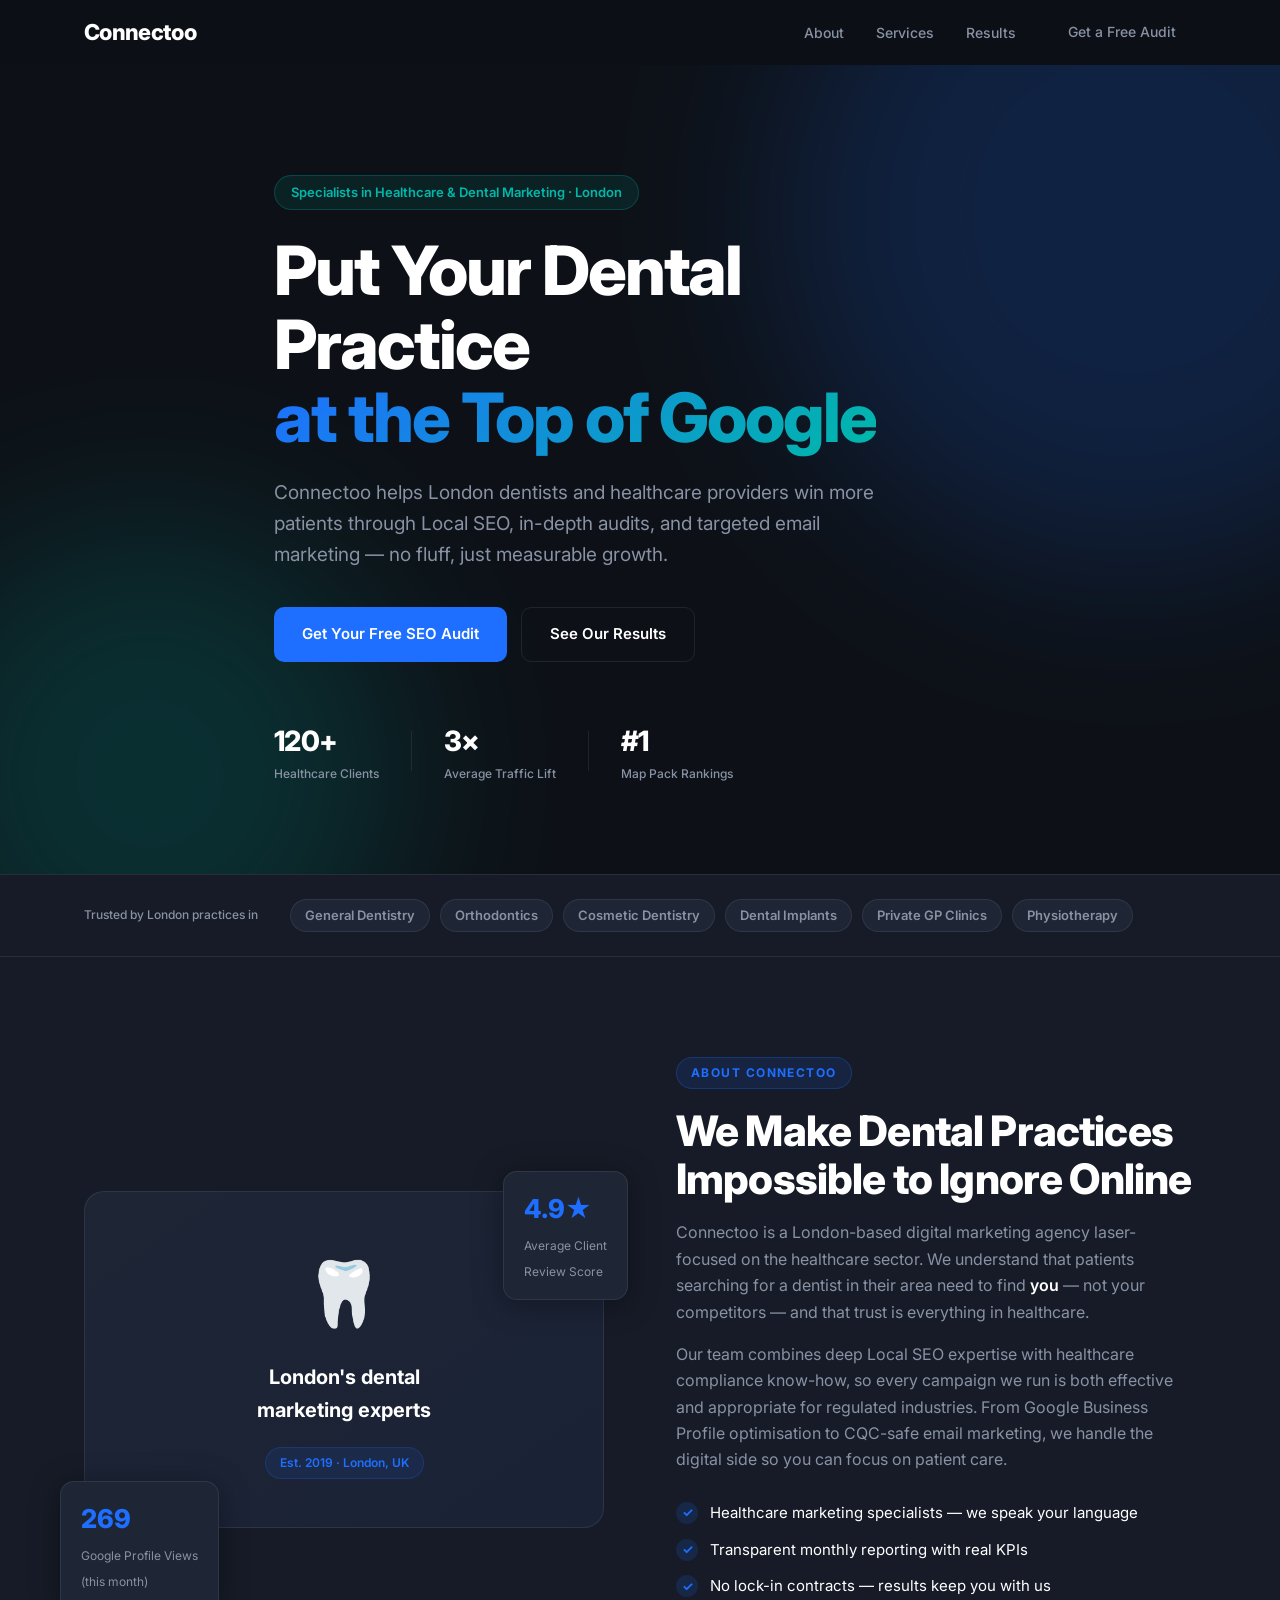
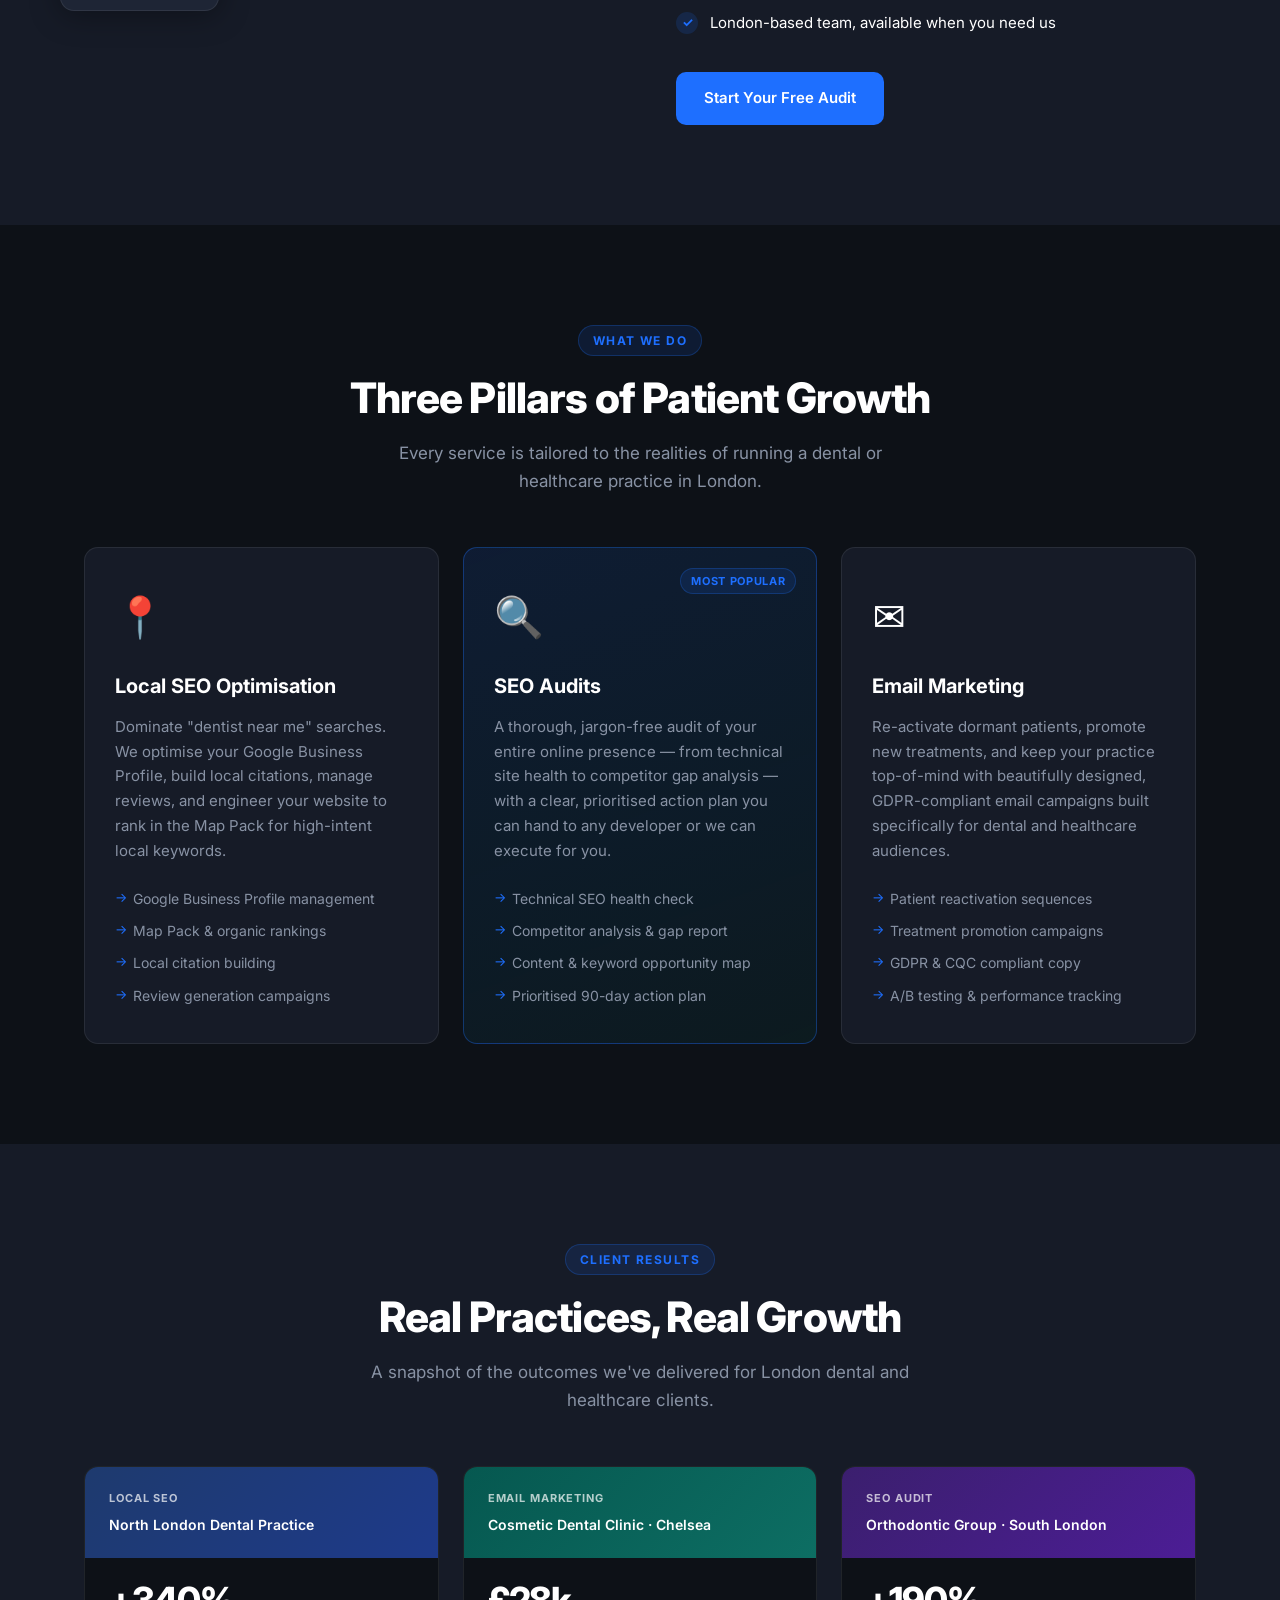
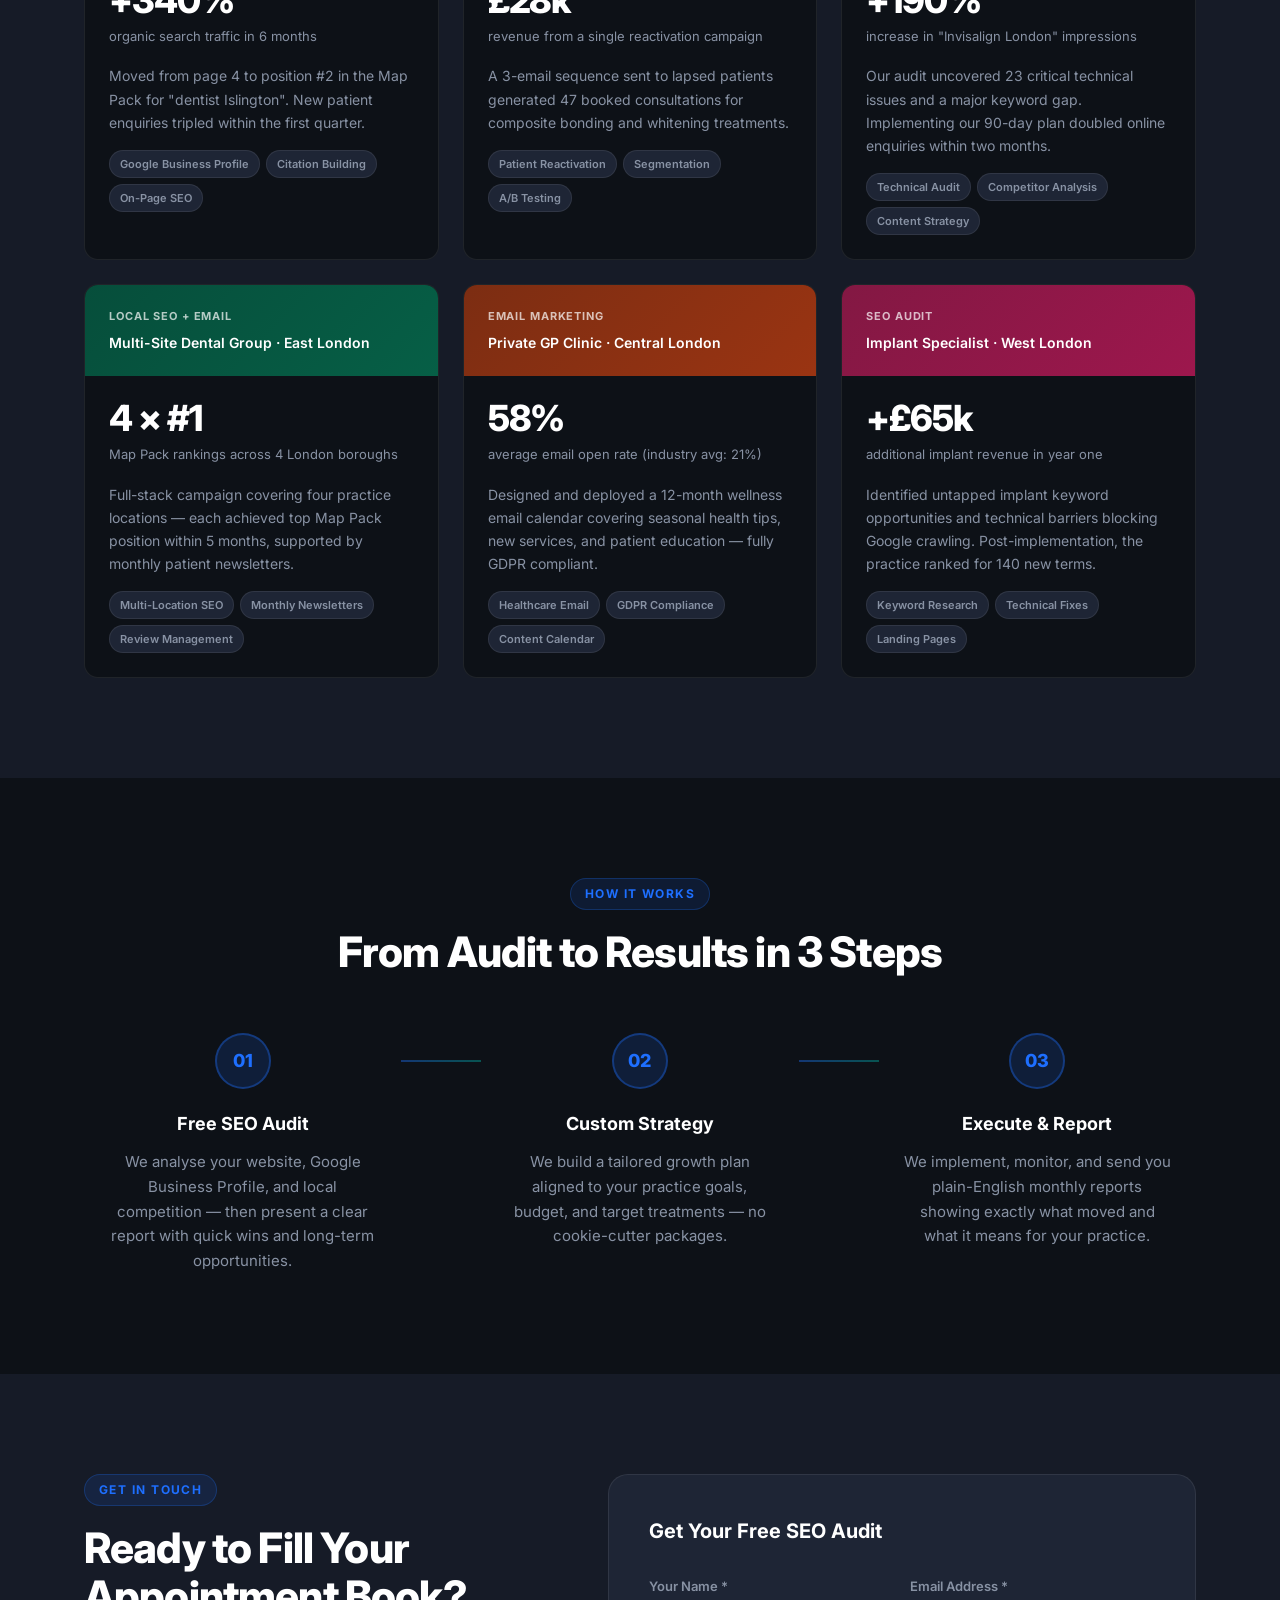
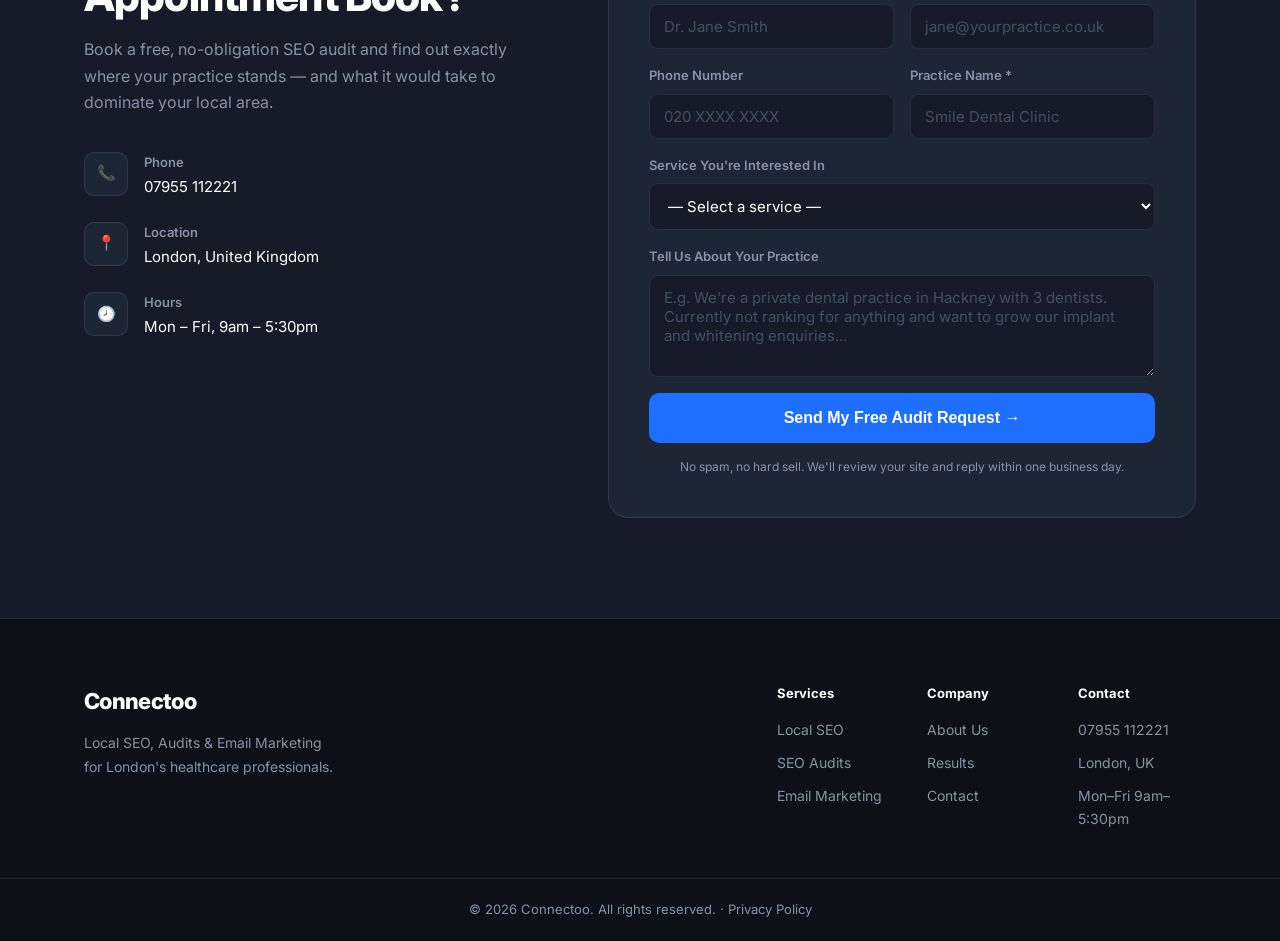
<file: index.html>
<!DOCTYPE html>
<html lang="en">
<head>
<!-- JSON-LD markup generated by Google Structured Data Markup Helper. -->
<script type="application/ld+json">
{
  "@context": "http://schema.org",
  "@type": "LocalBusiness",
  "name": "Connectoo",
  "telephone": "07955 112221",
  "address": {
    "@type": "PostalAddress",
    "addressLocality": "London",
    "addressCountry": "UK"
  },
  "openingHoursSpecification": {
    "@type": "OpeningHoursSpecification",
    "dayOfWeek": {
      "@type": "DayOfWeek",
      "name": "Mon–Fri"
    },
    "opens": "Please insert valid ISO 8601 date/time here. Examples: 2015-07-27 or 2015-07-27T15:30",
    "closes": "Please insert valid ISO 8601 date/time here. Examples: 2015-07-27 or 2015-07-27T15:30"
  }
}
</script>

</script>
  <meta charset="UTF-8" />
  <meta name="viewport" content="width=device-width, initial-scale=1.0" />
  <title>Connectoo — Local SEO & Email Marketing for London Dentists</title>
  <link rel="stylesheet" href="style.css" />
  <link href="https://fonts.googleapis.com/css2?family=Inter:wght@300;400;500;600;700;800&display=swap" rel="stylesheet" />
</head>
<body>

  <!-- NAV -->
  <nav class="nav">
    <div class="container nav__inner">
      <a href="#" class="nav__logo">Connectoo</a>
      <ul class="nav__links">
        <li><a href="#about">About</a></li>
        <li><a href="#services">Services</a></li>
        <li><a href="#gallery">Results</a></li>
        <li><a href="#contact" class="btn btn--sm">Get a Free Audit</a></li>
      </ul>
      <button class="nav__burger" id="burger" aria-label="Toggle menu">
        <span></span><span></span><span></span>
      </button>
    </div>
  </nav>

  <!-- HERO -->
  <header class="hero">
    <div class="container hero__inner">
      <div class="hero__badge">Specialists in Healthcare & Dental Marketing · London</div>
      <h1 class="hero__headline">
        Put Your Dental Practice<br />
        <span class="gradient-text">at the Top of Google</span>
      </h1>
      <p class="hero__sub">
        Connectoo helps London dentists and healthcare providers win more patients through
        Local SEO, in-depth audits, and targeted email marketing — no fluff, just measurable growth.
      </p>
      <div class="hero__cta">
        <a href="#contact" class="btn btn--primary">Get Your Free SEO Audit</a>
        <a href="#gallery" class="btn btn--ghost">See Our Results</a>
      </div>
      <div class="hero__stats">
        <div class="stat">
          <span class="stat__num">120+</span>
          <span class="stat__label">Healthcare Clients</span>
        </div>
        <div class="stat__divider"></div>
        <div class="stat">
          <span class="stat__num">3×</span>
          <span class="stat__label">Average Traffic Lift</span>
        </div>
        <div class="stat__divider"></div>
        <div class="stat">
          <span class="stat__num">#1</span>
          <span class="stat__label">Map Pack Rankings</span>
        </div>
      </div>
    </div>
    <div class="hero__blob hero__blob--1"></div>
    <div class="hero__blob hero__blob--2"></div>
  </header>

  <!-- TRUST BAR -->
  <section class="trust">
    <div class="container trust__inner">
      <p class="trust__label">Trusted by London practices in</p>
      <div class="trust__logos">
        <span>General Dentistry</span>
        <span>Orthodontics</span>
        <span>Cosmetic Dentistry</span>
        <span>Dental Implants</span>
        <span>Private GP Clinics</span>
        <span>Physiotherapy</span>
      </div>
    </div>
  </section>

  <!-- ABOUT -->
  <section class="about section" id="about">
    <div class="container about__inner">
      <div class="about__image">
        <div class="about__image-card">
          <div class="about__image-icon">🦷</div>
          <p class="about__image-tagline">London's dental<br/>marketing experts</p>
          <div class="about__badge-pill">Est. 2019 · London, UK</div>
        </div>
        <div class="about__metric-card about__metric-card--1">
          <span class="about__metric-num">269</span>
          <span class="about__metric-label">Google Profile Views<br/>(this month)</span>
        </div>
        <div class="about__metric-card about__metric-card--2">
          <span class="about__metric-num">4.9★</span>
          <span class="about__metric-label">Average Client<br/>Review Score</span>
        </div>
      </div>
      <div class="about__content">
        <div class="section-label">About Connectoo</div>
        <h2 class="section-heading">We Make Dental Practices<br/>Impossible to Ignore Online</h2>
        <p>
          Connectoo is a London-based digital marketing agency laser-focused on the healthcare
          sector. We understand that patients searching for a dentist in their area need to find
          <em>you</em> — not your competitors — and that trust is everything in healthcare.
        </p>
        <p>
          Our team combines deep Local SEO expertise with healthcare compliance know-how,
          so every campaign we run is both effective and appropriate for regulated industries.
          From Google Business Profile optimisation to CQC-safe email marketing, we handle
          the digital side so you can focus on patient care.
        </p>
        <ul class="about__list">
          <li>
            <span class="about__list-icon">✓</span>
            Healthcare marketing specialists — we speak your language
          </li>
          <li>
            <span class="about__list-icon">✓</span>
            Transparent monthly reporting with real KPIs
          </li>
          <li>
            <span class="about__list-icon">✓</span>
            No lock-in contracts — results keep you with us
          </li>
          <li>
            <span class="about__list-icon">✓</span>
            London-based team, available when you need us
          </li>
        </ul>
        <a href="#contact" class="btn btn--primary">Start Your Free Audit</a>
      </div>
    </div>
  </section>

  <!-- SERVICES -->
  <section class="services section" id="services">
    <div class="container">
      <div class="section-label center">What We Do</div>
      <h2 class="section-heading center">Three Pillars of Patient Growth</h2>
      <p class="section-sub center">
        Every service is tailored to the realities of running a dental or healthcare practice in London.
      </p>
      <div class="services__grid">

        <div class="service-card">
          <div class="service-card__icon">📍</div>
          <h3>Local SEO Optimisation</h3>
          <p>
            Dominate "dentist near me" searches. We optimise your Google Business Profile,
            build local citations, manage reviews, and engineer your website to rank in
            the Map Pack for high-intent local keywords.
          </p>
          <ul class="service-card__list">
            <li>Google Business Profile management</li>
            <li>Map Pack & organic rankings</li>
            <li>Local citation building</li>
            <li>Review generation campaigns</li>
          </ul>
        </div>

        <div class="service-card service-card--featured">
          <div class="service-card__ribbon">Most Popular</div>
          <div class="service-card__icon">🔍</div>
          <h3>SEO Audits</h3>
          <p>
            A thorough, jargon-free audit of your entire online presence — from technical
            site health to competitor gap analysis — with a clear, prioritised action plan
            you can hand to any developer or we can execute for you.
          </p>
          <ul class="service-card__list">
            <li>Technical SEO health check</li>
            <li>Competitor analysis & gap report</li>
            <li>Content & keyword opportunity map</li>
            <li>Prioritised 90-day action plan</li>
          </ul>
        </div>

        <div class="service-card">
          <div class="service-card__icon">✉️</div>
          <h3>Email Marketing</h3>
          <p>
            Re-activate dormant patients, promote new treatments, and keep your practice
            top-of-mind with beautifully designed, GDPR-compliant email campaigns built
            specifically for dental and healthcare audiences.
          </p>
          <ul class="service-card__list">
            <li>Patient reactivation sequences</li>
            <li>Treatment promotion campaigns</li>
            <li>GDPR & CQC compliant copy</li>
            <li>A/B testing & performance tracking</li>
          </ul>
        </div>

      </div>
    </div>
  </section>

  <!-- GALLERY / RESULTS -->
  <section class="gallery section" id="gallery">
    <div class="container">
      <div class="section-label center">Client Results</div>
      <h2 class="section-heading center">Real Practices, Real Growth</h2>
      <p class="section-sub center">
        A snapshot of the outcomes we've delivered for London dental and healthcare clients.
      </p>
      <div class="gallery__grid">

        <div class="gallery__card">
          <div class="gallery__card-header gallery__card-header--blue">
            <span class="gallery__card-tag">Local SEO</span>
            <span class="gallery__card-type">North London Dental Practice</span>
          </div>
          <div class="gallery__card-body">
            <div class="gallery__metric">
              <span class="gallery__metric-big">+340%</span>
              <span class="gallery__metric-desc">organic search traffic in 6 months</span>
            </div>
            <p>Moved from page 4 to position #2 in the Map Pack for "dentist Islington". New patient enquiries tripled within the first quarter.</p>
            <div class="gallery__tags">
              <span>Google Business Profile</span>
              <span>Citation Building</span>
              <span>On-Page SEO</span>
            </div>
          </div>
        </div>

        <div class="gallery__card">
          <div class="gallery__card-header gallery__card-header--teal">
            <span class="gallery__card-tag">Email Marketing</span>
            <span class="gallery__card-type">Cosmetic Dental Clinic · Chelsea</span>
          </div>
          <div class="gallery__card-body">
            <div class="gallery__metric">
              <span class="gallery__metric-big">£28k</span>
              <span class="gallery__metric-desc">revenue from a single reactivation campaign</span>
            </div>
            <p>A 3-email sequence sent to lapsed patients generated 47 booked consultations for composite bonding and whitening treatments.</p>
            <div class="gallery__tags">
              <span>Patient Reactivation</span>
              <span>Segmentation</span>
              <span>A/B Testing</span>
            </div>
          </div>
        </div>

        <div class="gallery__card">
          <div class="gallery__card-header gallery__card-header--purple">
            <span class="gallery__card-tag">SEO Audit</span>
            <span class="gallery__card-type">Orthodontic Group · South London</span>
          </div>
          <div class="gallery__card-body">
            <div class="gallery__metric">
              <span class="gallery__metric-big">+190%</span>
              <span class="gallery__metric-desc">increase in "Invisalign London" impressions</span>
            </div>
            <p>Our audit uncovered 23 critical technical issues and a major keyword gap. Implementing our 90-day plan doubled online enquiries within two months.</p>
            <div class="gallery__tags">
              <span>Technical Audit</span>
              <span>Competitor Analysis</span>
              <span>Content Strategy</span>
            </div>
          </div>
        </div>

        <div class="gallery__card">
          <div class="gallery__card-header gallery__card-header--green">
            <span class="gallery__card-tag">Local SEO + Email</span>
            <span class="gallery__card-type">Multi-Site Dental Group · East London</span>
          </div>
          <div class="gallery__card-body">
            <div class="gallery__metric">
              <span class="gallery__metric-big">4 × #1</span>
              <span class="gallery__metric-desc">Map Pack rankings across 4 London boroughs</span>
            </div>
            <p>Full-stack campaign covering four practice locations — each achieved top Map Pack position within 5 months, supported by monthly patient newsletters.</p>
            <div class="gallery__tags">
              <span>Multi-Location SEO</span>
              <span>Monthly Newsletters</span>
              <span>Review Management</span>
            </div>
          </div>
        </div>

        <div class="gallery__card">
          <div class="gallery__card-header gallery__card-header--orange">
            <span class="gallery__card-tag">Email Marketing</span>
            <span class="gallery__card-type">Private GP Clinic · Central London</span>
          </div>
          <div class="gallery__card-body">
            <div class="gallery__metric">
              <span class="gallery__metric-big">58%</span>
              <span class="gallery__metric-desc">average email open rate (industry avg: 21%)</span>
            </div>
            <p>Designed and deployed a 12-month wellness email calendar covering seasonal health tips, new services, and patient education — fully GDPR compliant.</p>
            <div class="gallery__tags">
              <span>Healthcare Email</span>
              <span>GDPR Compliance</span>
              <span>Content Calendar</span>
            </div>
          </div>
        </div>

        <div class="gallery__card">
          <div class="gallery__card-header gallery__card-header--pink">
            <span class="gallery__card-tag">SEO Audit</span>
            <span class="gallery__card-type">Implant Specialist · West London</span>
          </div>
          <div class="gallery__card-body">
            <div class="gallery__metric">
              <span class="gallery__metric-big">+£65k</span>
              <span class="gallery__metric-desc">additional implant revenue in year one</span>
            </div>
            <p>Identified untapped implant keyword opportunities and technical barriers blocking Google crawling. Post-implementation, the practice ranked for 140 new terms.</p>
            <div class="gallery__tags">
              <span>Keyword Research</span>
              <span>Technical Fixes</span>
              <span>Landing Pages</span>
            </div>
          </div>
        </div>

      </div>
    </div>
  </section>

  <!-- PROCESS -->
  <section class="process section">
    <div class="container">
      <div class="section-label center">How It Works</div>
      <h2 class="section-heading center">From Audit to Results in 3 Steps</h2>
      <div class="process__steps">
        <div class="process__step">
          <div class="process__step-num">01</div>
          <h3>Free SEO Audit</h3>
          <p>We analyse your website, Google Business Profile, and local competition — then present a clear report with quick wins and long-term opportunities.</p>
        </div>
        <div class="process__connector"></div>
        <div class="process__step">
          <div class="process__step-num">02</div>
          <h3>Custom Strategy</h3>
          <p>We build a tailored growth plan aligned to your practice goals, budget, and target treatments — no cookie-cutter packages.</p>
        </div>
        <div class="process__connector"></div>
        <div class="process__step">
          <div class="process__step-num">03</div>
          <h3>Execute & Report</h3>
          <p>We implement, monitor, and send you plain-English monthly reports showing exactly what moved and what it means for your practice.</p>
        </div>
      </div>
    </div>
  </section>

  <!-- CONTACT -->
  <section class="contact section" id="contact">
    <div class="container contact__inner">
      <div class="contact__info">
        <div class="section-label">Get in Touch</div>
        <h2 class="section-heading">Ready to Fill Your<br/>Appointment Book?</h2>
        <p>
          Book a free, no-obligation SEO audit and find out exactly where your practice
          stands — and what it would take to dominate your local area.
        </p>
        <div class="contact__details">
          <div class="contact__detail">
            <span class="contact__detail-icon">📞</span>
            <div>
              <strong>Phone</strong>
              <a href="tel:07955112221">07955 112221</a>
            </div>
          </div>
          <div class="contact__detail">
            <span class="contact__detail-icon">📍</span>
            <div>
              <strong>Location</strong>
              <span>London, United Kingdom</span>
            </div>
          </div>
          <div class="contact__detail">
            <span class="contact__detail-icon">🕗</span>
            <div>
              <strong>Hours</strong>
              <span>Mon – Fri, 9am – 5:30pm</span>
            </div>
          </div>
        </div>
      </div>
      <div class="contact__form-wrap">
        <form class="contact__form" id="contactForm" novalidate>
          <h3>Get Your Free SEO Audit</h3>
          <div class="form__row">
            <div class="form__group">
              <label for="name">Your Name *</label>
              <input type="text" id="name" name="name" placeholder="Dr. Jane Smith" required />
            </div>
            <div class="form__group">
              <label for="email">Email Address *</label>
              <input type="email" id="email" name="email" placeholder="jane@yourpractice.co.uk" required />
            </div>
          </div>
          <div class="form__row">
            <div class="form__group">
              <label for="phone">Phone Number</label>
              <input type="tel" id="phone" name="phone" placeholder="020 XXXX XXXX" />
            </div>
            <div class="form__group">
              <label for="practice">Practice Name *</label>
              <input type="text" id="practice" name="practice" placeholder="Smile Dental Clinic" required />
            </div>
          </div>
          <div class="form__group">
            <label for="service">Service You're Interested In</label>
            <select id="service" name="service">
              <option value="">— Select a service —</option>
              <option value="local-seo">Local SEO Optimisation</option>
              <option value="audit">SEO Audit</option>
              <option value="email">Email Marketing</option>
              <option value="all">Full Growth Package</option>
            </select>
          </div>
          <div class="form__group">
            <label for="message">Tell Us About Your Practice</label>
            <textarea id="message" name="message" rows="4" placeholder="E.g. We're a private dental practice in Hackney with 3 dentists. Currently not ranking for anything and want to grow our implant and whitening enquiries..."></textarea>
          </div>
          <button type="submit" class="btn btn--primary btn--full">
            Send My Free Audit Request →
          </button>
          <p class="form__disclaimer">
            No spam, no hard sell. We'll review your site and reply within one business day.
          </p>
          <div class="form__success" id="formSuccess">
            ✅ Thank you! We'll be in touch within one business day.
          </div>
        </form>
      </div>
    </div>
  </section>

  <!-- FOOTER -->
  <footer class="footer">
    <div class="container footer__inner">
      <div class="footer__brand">
        <span class="nav__logo">Connectoo</span>
        <p>Local SEO, Audits & Email Marketing<br/>for London's healthcare professionals.</p>
      </div>
      <div class="footer__links">
        <div class="footer__col">
          <strong>Services</strong>
          <a href="#services">Local SEO</a>
          <a href="#services">SEO Audits</a>
          <a href="#services">Email Marketing</a>
        </div>
        <div class="footer__col">
          <strong>Company</strong>
          <a href="#about">About Us</a>
          <a href="#gallery">Results</a>
          <a href="#contact">Contact</a>
        </div>
        <div class="footer__col">
          <strong>Contact</strong>
          <a href="tel:07955112221">07955 112221</a>
          <span>London, UK</span>
          <span>Mon–Fri 9am–5:30pm</span>
        </div>
      </div>
    </div>
    <div class="footer__bottom">
      <p>© 2026 Connectoo. All rights reserved. · <a href="#">Privacy Policy</a></p>
    </div>
  </footer>

  <script>
    // Mobile nav toggle
    const burger = document.getElementById('burger');
    const navLinks = document.querySelector('.nav__links');
    burger.addEventListener('click', () => {
      navLinks.classList.toggle('nav__links--open');
      burger.classList.toggle('nav__burger--open');
    });

    // Smooth scroll for nav links
    document.querySelectorAll('a[href^="#"]').forEach(a => {
      a.addEventListener('click', e => {
        const target = document.querySelector(a.getAttribute('href'));
        if (target) {
          e.preventDefault();
          navLinks.classList.remove('nav__links--open');
          target.scrollIntoView({ behavior: 'smooth', block: 'start' });
        }
      });
    });

    // Sticky nav shadow
    window.addEventListener('scroll', () => {
      document.querySelector('.nav').classList.toggle('nav--scrolled', window.scrollY > 10);
    });

    // Form submit
    document.getElementById('contactForm').addEventListener('submit', function(e) {
      e.preventDefault();
      const required = this.querySelectorAll('[required]');
      let valid = true;
      required.forEach(field => {
        field.classList.remove('error');
        if (!field.value.trim()) { field.classList.add('error'); valid = false; }
      });
      if (valid) {
        this.querySelectorAll('input,select,textarea,button').forEach(el => el.disabled = true);
        document.getElementById('formSuccess').style.display = 'block';
      }
    });
  </script>

</body>
</html>
</file>
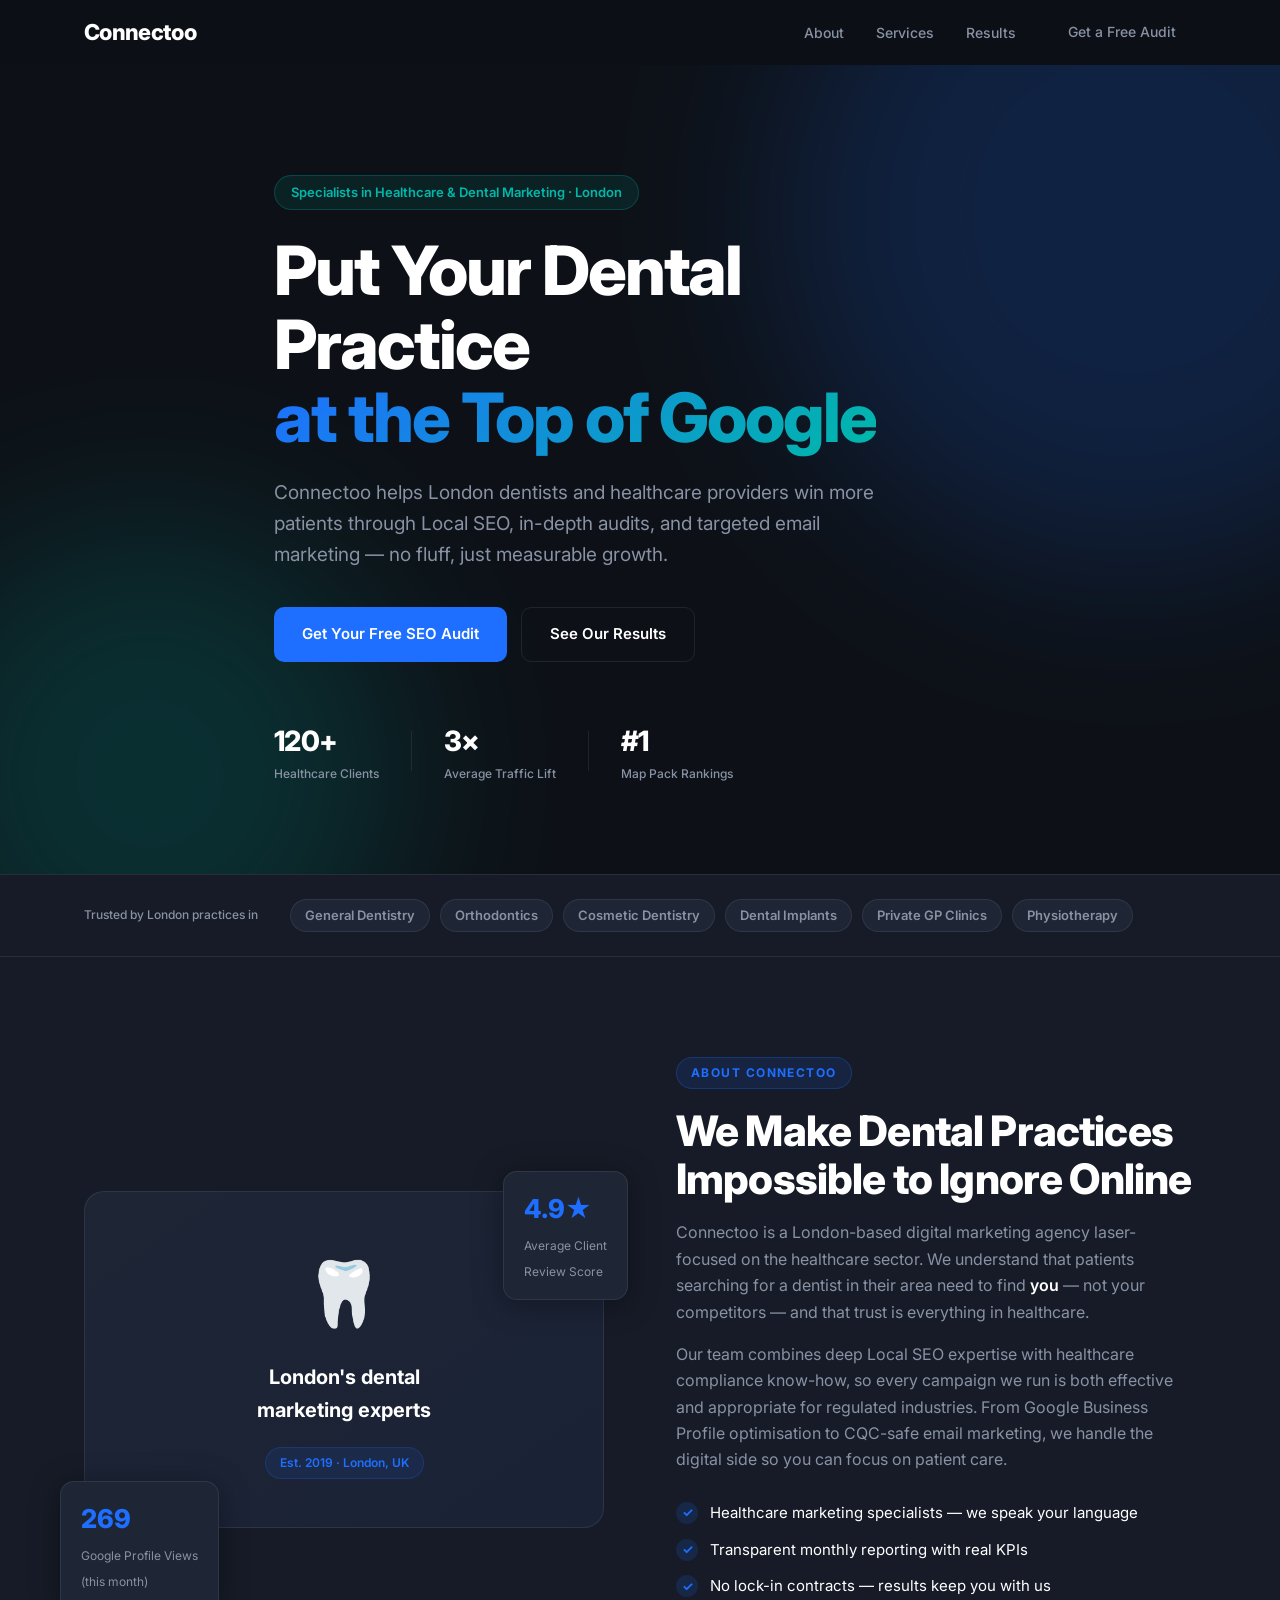
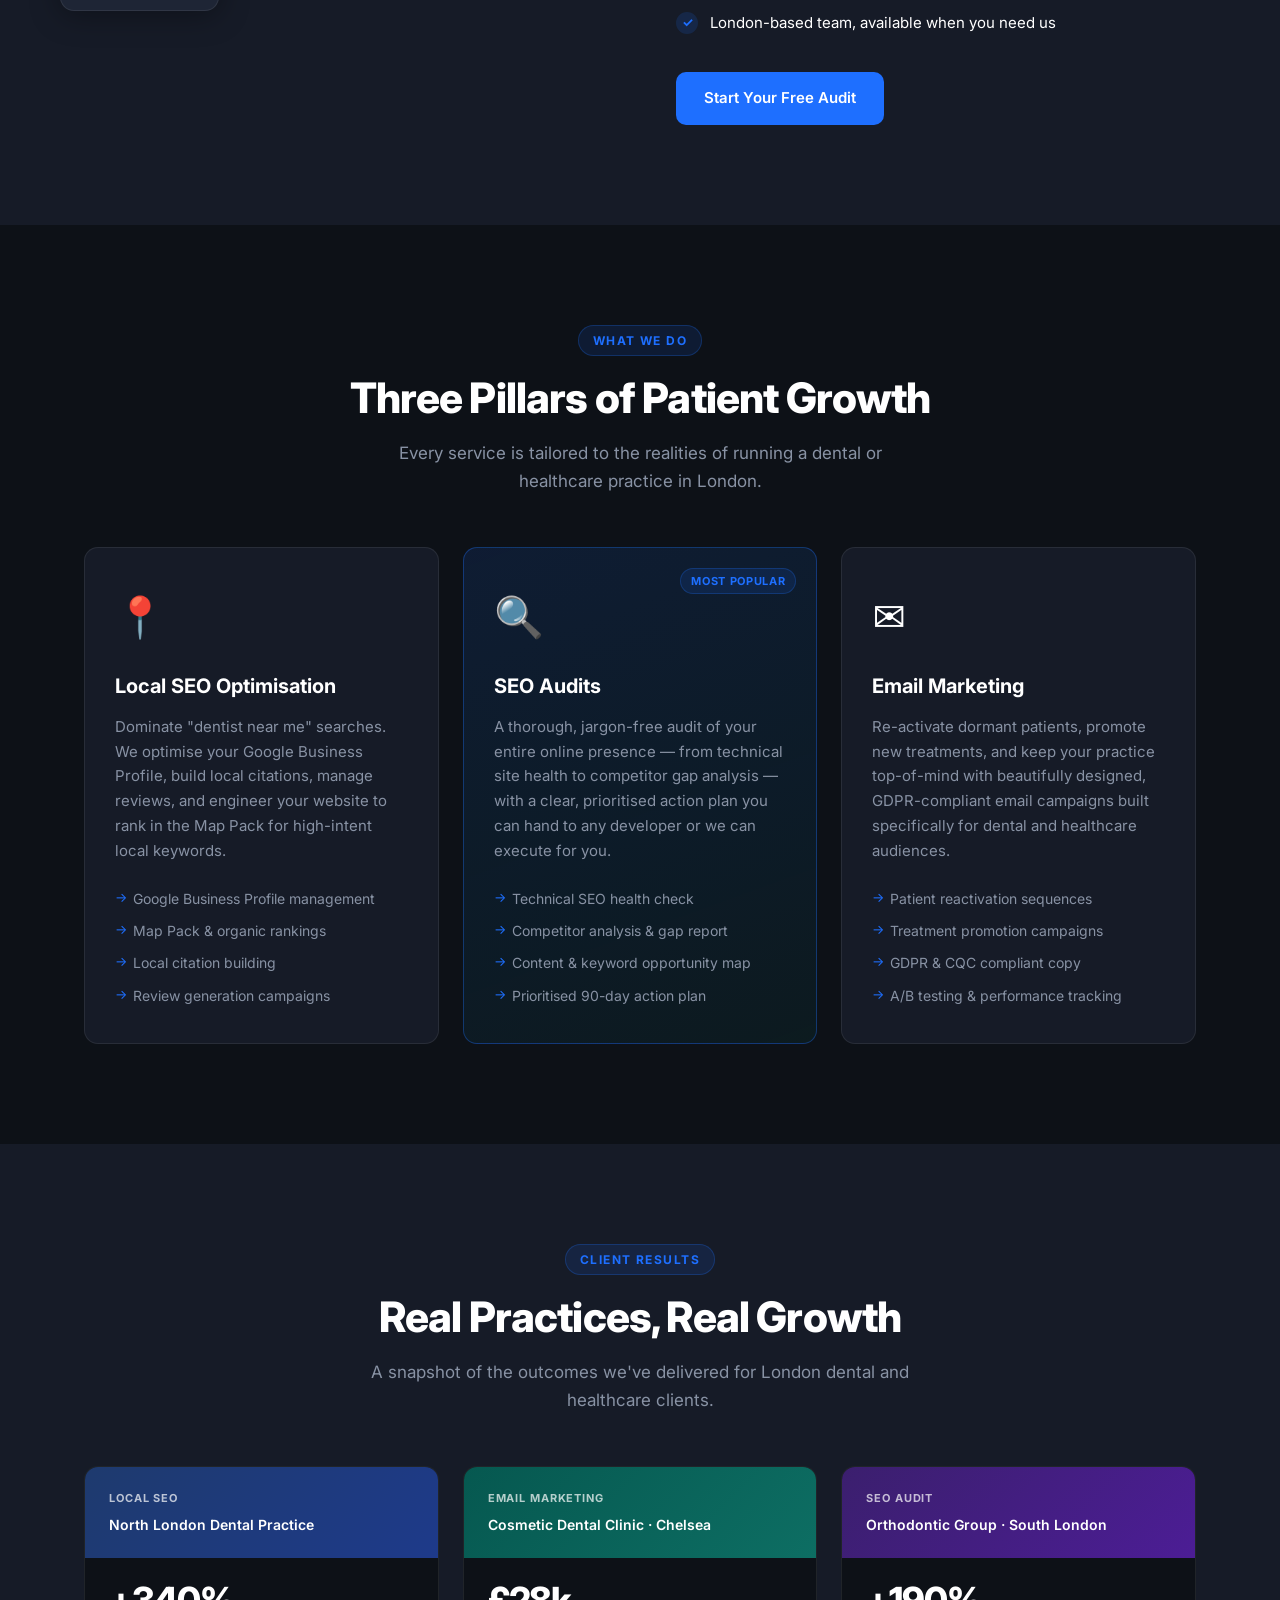
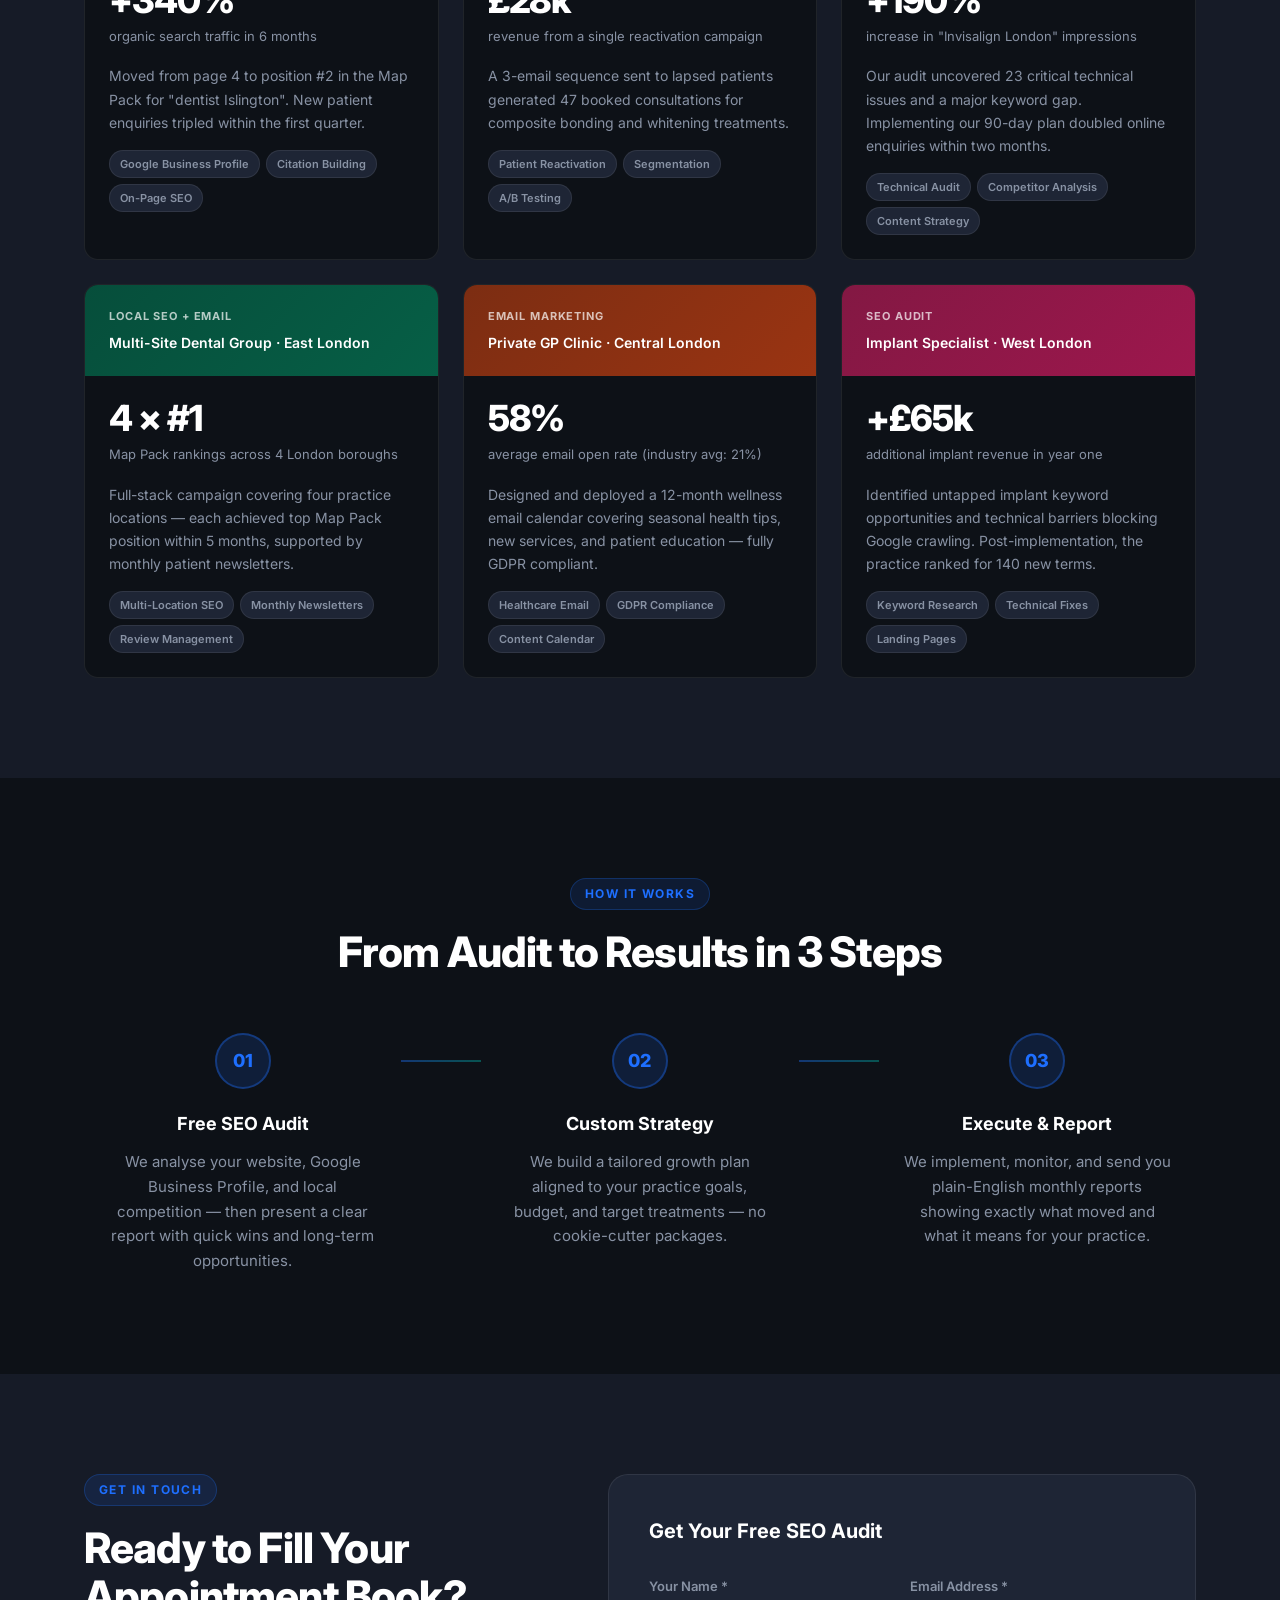
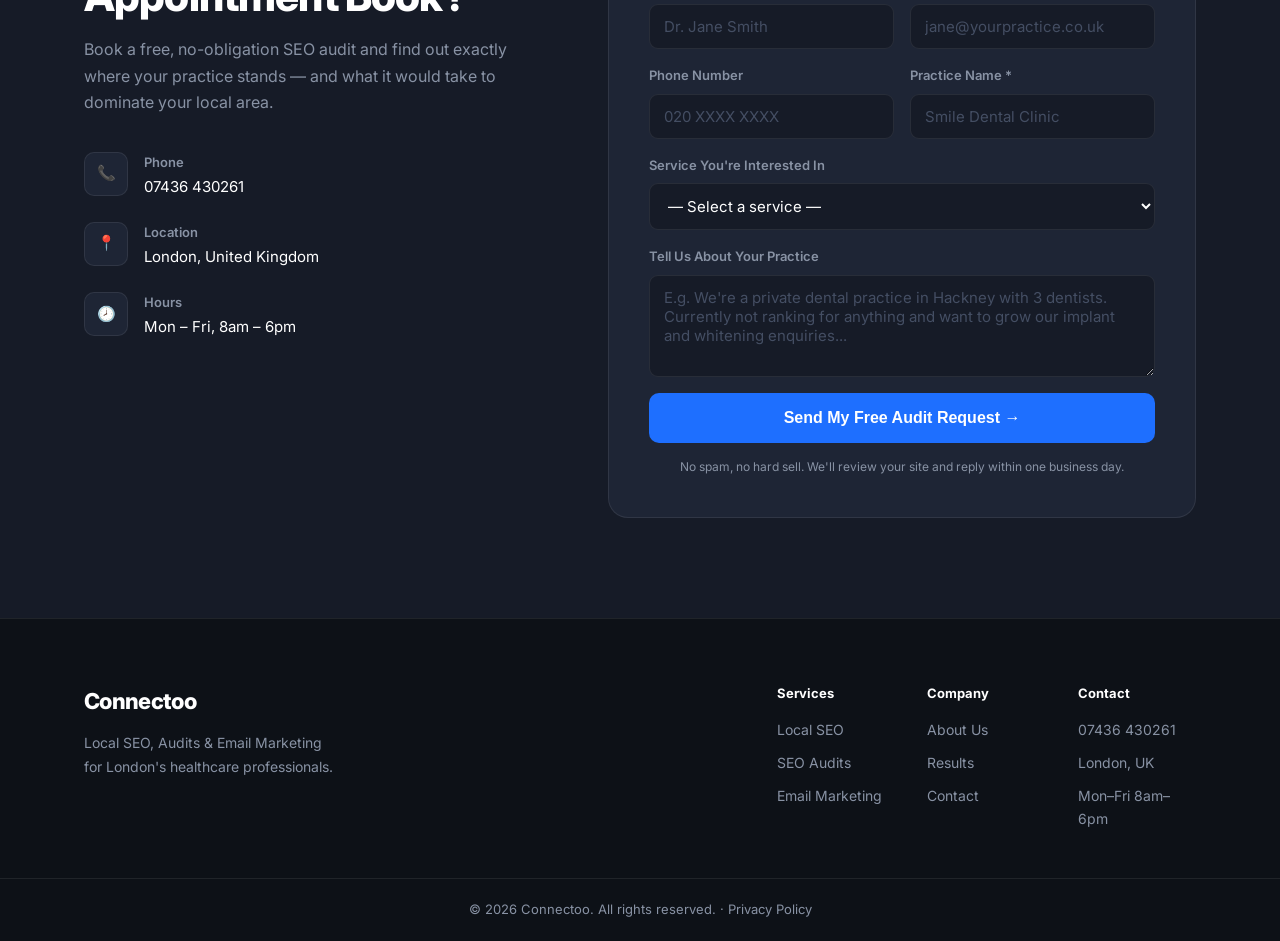
<file: seo_spider_mcp_server/connectoo/index.html>
<!DOCTYPE html>
<html lang="en">
<head>
  <meta charset="UTF-8" />
  <meta name="viewport" content="width=device-width, initial-scale=1.0" />
  <title>Connectoo — Local SEO & Email Marketing for London Dentists</title>
  <link rel="stylesheet" href="style.css" />
  <link href="https://fonts.googleapis.com/css2?family=Inter:wght@300;400;500;600;700;800&display=swap" rel="stylesheet" />
</head>
<body>

  <!-- NAV -->
  <nav class="nav">
    <div class="container nav__inner">
      <a href="#" class="nav__logo">Connectoo</a>
      <ul class="nav__links">
        <li><a href="#about">About</a></li>
        <li><a href="#services">Services</a></li>
        <li><a href="#gallery">Results</a></li>
        <li><a href="#contact" class="btn btn--sm">Get a Free Audit</a></li>
      </ul>
      <button class="nav__burger" id="burger" aria-label="Toggle menu">
        <span></span><span></span><span></span>
      </button>
    </div>
  </nav>

  <!-- HERO -->
  <header class="hero">
    <div class="container hero__inner">
      <div class="hero__badge">Specialists in Healthcare & Dental Marketing · London</div>
      <h1 class="hero__headline">
        Put Your Dental Practice<br />
        <span class="gradient-text">at the Top of Google</span>
      </h1>
      <p class="hero__sub">
        Connectoo helps London dentists and healthcare providers win more patients through
        Local SEO, in-depth audits, and targeted email marketing — no fluff, just measurable growth.
      </p>
      <div class="hero__cta">
        <a href="#contact" class="btn btn--primary">Get Your Free SEO Audit</a>
        <a href="#gallery" class="btn btn--ghost">See Our Results</a>
      </div>
      <div class="hero__stats">
        <div class="stat">
          <span class="stat__num">120+</span>
          <span class="stat__label">Healthcare Clients</span>
        </div>
        <div class="stat__divider"></div>
        <div class="stat">
          <span class="stat__num">3×</span>
          <span class="stat__label">Average Traffic Lift</span>
        </div>
        <div class="stat__divider"></div>
        <div class="stat">
          <span class="stat__num">#1</span>
          <span class="stat__label">Map Pack Rankings</span>
        </div>
      </div>
    </div>
    <div class="hero__blob hero__blob--1"></div>
    <div class="hero__blob hero__blob--2"></div>
  </header>

  <!-- TRUST BAR -->
  <section class="trust">
    <div class="container trust__inner">
      <p class="trust__label">Trusted by London practices in</p>
      <div class="trust__logos">
        <span>General Dentistry</span>
        <span>Orthodontics</span>
        <span>Cosmetic Dentistry</span>
        <span>Dental Implants</span>
        <span>Private GP Clinics</span>
        <span>Physiotherapy</span>
      </div>
    </div>
  </section>

  <!-- ABOUT -->
  <section class="about section" id="about">
    <div class="container about__inner">
      <div class="about__image">
        <div class="about__image-card">
          <div class="about__image-icon">🦷</div>
          <p class="about__image-tagline">London's dental<br/>marketing experts</p>
          <div class="about__badge-pill">Est. 2019 · London, UK</div>
        </div>
        <div class="about__metric-card about__metric-card--1">
          <span class="about__metric-num">269</span>
          <span class="about__metric-label">Google Profile Views<br/>(this month)</span>
        </div>
        <div class="about__metric-card about__metric-card--2">
          <span class="about__metric-num">4.9★</span>
          <span class="about__metric-label">Average Client<br/>Review Score</span>
        </div>
      </div>
      <div class="about__content">
        <div class="section-label">About Connectoo</div>
        <h2 class="section-heading">We Make Dental Practices<br/>Impossible to Ignore Online</h2>
        <p>
          Connectoo is a London-based digital marketing agency laser-focused on the healthcare
          sector. We understand that patients searching for a dentist in their area need to find
          <em>you</em> — not your competitors — and that trust is everything in healthcare.
        </p>
        <p>
          Our team combines deep Local SEO expertise with healthcare compliance know-how,
          so every campaign we run is both effective and appropriate for regulated industries.
          From Google Business Profile optimisation to CQC-safe email marketing, we handle
          the digital side so you can focus on patient care.
        </p>
        <ul class="about__list">
          <li>
            <span class="about__list-icon">✓</span>
            Healthcare marketing specialists — we speak your language
          </li>
          <li>
            <span class="about__list-icon">✓</span>
            Transparent monthly reporting with real KPIs
          </li>
          <li>
            <span class="about__list-icon">✓</span>
            No lock-in contracts — results keep you with us
          </li>
          <li>
            <span class="about__list-icon">✓</span>
            London-based team, available when you need us
          </li>
        </ul>
        <a href="#contact" class="btn btn--primary">Start Your Free Audit</a>
      </div>
    </div>
  </section>

  <!-- SERVICES -->
  <section class="services section" id="services">
    <div class="container">
      <div class="section-label center">What We Do</div>
      <h2 class="section-heading center">Three Pillars of Patient Growth</h2>
      <p class="section-sub center">
        Every service is tailored to the realities of running a dental or healthcare practice in London.
      </p>
      <div class="services__grid">

        <div class="service-card">
          <div class="service-card__icon">📍</div>
          <h3>Local SEO Optimisation</h3>
          <p>
            Dominate "dentist near me" searches. We optimise your Google Business Profile,
            build local citations, manage reviews, and engineer your website to rank in
            the Map Pack for high-intent local keywords.
          </p>
          <ul class="service-card__list">
            <li>Google Business Profile management</li>
            <li>Map Pack & organic rankings</li>
            <li>Local citation building</li>
            <li>Review generation campaigns</li>
          </ul>
        </div>

        <div class="service-card service-card--featured">
          <div class="service-card__ribbon">Most Popular</div>
          <div class="service-card__icon">🔍</div>
          <h3>SEO Audits</h3>
          <p>
            A thorough, jargon-free audit of your entire online presence — from technical
            site health to competitor gap analysis — with a clear, prioritised action plan
            you can hand to any developer or we can execute for you.
          </p>
          <ul class="service-card__list">
            <li>Technical SEO health check</li>
            <li>Competitor analysis & gap report</li>
            <li>Content & keyword opportunity map</li>
            <li>Prioritised 90-day action plan</li>
          </ul>
        </div>

        <div class="service-card">
          <div class="service-card__icon">✉️</div>
          <h3>Email Marketing</h3>
          <p>
            Re-activate dormant patients, promote new treatments, and keep your practice
            top-of-mind with beautifully designed, GDPR-compliant email campaigns built
            specifically for dental and healthcare audiences.
          </p>
          <ul class="service-card__list">
            <li>Patient reactivation sequences</li>
            <li>Treatment promotion campaigns</li>
            <li>GDPR & CQC compliant copy</li>
            <li>A/B testing & performance tracking</li>
          </ul>
        </div>

      </div>
    </div>
  </section>

  <!-- GALLERY / RESULTS -->
  <section class="gallery section" id="gallery">
    <div class="container">
      <div class="section-label center">Client Results</div>
      <h2 class="section-heading center">Real Practices, Real Growth</h2>
      <p class="section-sub center">
        A snapshot of the outcomes we've delivered for London dental and healthcare clients.
      </p>
      <div class="gallery__grid">

        <div class="gallery__card">
          <div class="gallery__card-header gallery__card-header--blue">
            <span class="gallery__card-tag">Local SEO</span>
            <span class="gallery__card-type">North London Dental Practice</span>
          </div>
          <div class="gallery__card-body">
            <div class="gallery__metric">
              <span class="gallery__metric-big">+340%</span>
              <span class="gallery__metric-desc">organic search traffic in 6 months</span>
            </div>
            <p>Moved from page 4 to position #2 in the Map Pack for "dentist Islington". New patient enquiries tripled within the first quarter.</p>
            <div class="gallery__tags">
              <span>Google Business Profile</span>
              <span>Citation Building</span>
              <span>On-Page SEO</span>
            </div>
          </div>
        </div>

        <div class="gallery__card">
          <div class="gallery__card-header gallery__card-header--teal">
            <span class="gallery__card-tag">Email Marketing</span>
            <span class="gallery__card-type">Cosmetic Dental Clinic · Chelsea</span>
          </div>
          <div class="gallery__card-body">
            <div class="gallery__metric">
              <span class="gallery__metric-big">£28k</span>
              <span class="gallery__metric-desc">revenue from a single reactivation campaign</span>
            </div>
            <p>A 3-email sequence sent to lapsed patients generated 47 booked consultations for composite bonding and whitening treatments.</p>
            <div class="gallery__tags">
              <span>Patient Reactivation</span>
              <span>Segmentation</span>
              <span>A/B Testing</span>
            </div>
          </div>
        </div>

        <div class="gallery__card">
          <div class="gallery__card-header gallery__card-header--purple">
            <span class="gallery__card-tag">SEO Audit</span>
            <span class="gallery__card-type">Orthodontic Group · South London</span>
          </div>
          <div class="gallery__card-body">
            <div class="gallery__metric">
              <span class="gallery__metric-big">+190%</span>
              <span class="gallery__metric-desc">increase in "Invisalign London" impressions</span>
            </div>
            <p>Our audit uncovered 23 critical technical issues and a major keyword gap. Implementing our 90-day plan doubled online enquiries within two months.</p>
            <div class="gallery__tags">
              <span>Technical Audit</span>
              <span>Competitor Analysis</span>
              <span>Content Strategy</span>
            </div>
          </div>
        </div>

        <div class="gallery__card">
          <div class="gallery__card-header gallery__card-header--green">
            <span class="gallery__card-tag">Local SEO + Email</span>
            <span class="gallery__card-type">Multi-Site Dental Group · East London</span>
          </div>
          <div class="gallery__card-body">
            <div class="gallery__metric">
              <span class="gallery__metric-big">4 × #1</span>
              <span class="gallery__metric-desc">Map Pack rankings across 4 London boroughs</span>
            </div>
            <p>Full-stack campaign covering four practice locations — each achieved top Map Pack position within 5 months, supported by monthly patient newsletters.</p>
            <div class="gallery__tags">
              <span>Multi-Location SEO</span>
              <span>Monthly Newsletters</span>
              <span>Review Management</span>
            </div>
          </div>
        </div>

        <div class="gallery__card">
          <div class="gallery__card-header gallery__card-header--orange">
            <span class="gallery__card-tag">Email Marketing</span>
            <span class="gallery__card-type">Private GP Clinic · Central London</span>
          </div>
          <div class="gallery__card-body">
            <div class="gallery__metric">
              <span class="gallery__metric-big">58%</span>
              <span class="gallery__metric-desc">average email open rate (industry avg: 21%)</span>
            </div>
            <p>Designed and deployed a 12-month wellness email calendar covering seasonal health tips, new services, and patient education — fully GDPR compliant.</p>
            <div class="gallery__tags">
              <span>Healthcare Email</span>
              <span>GDPR Compliance</span>
              <span>Content Calendar</span>
            </div>
          </div>
        </div>

        <div class="gallery__card">
          <div class="gallery__card-header gallery__card-header--pink">
            <span class="gallery__card-tag">SEO Audit</span>
            <span class="gallery__card-type">Implant Specialist · West London</span>
          </div>
          <div class="gallery__card-body">
            <div class="gallery__metric">
              <span class="gallery__metric-big">+£65k</span>
              <span class="gallery__metric-desc">additional implant revenue in year one</span>
            </div>
            <p>Identified untapped implant keyword opportunities and technical barriers blocking Google crawling. Post-implementation, the practice ranked for 140 new terms.</p>
            <div class="gallery__tags">
              <span>Keyword Research</span>
              <span>Technical Fixes</span>
              <span>Landing Pages</span>
            </div>
          </div>
        </div>

      </div>
    </div>
  </section>

  <!-- PROCESS -->
  <section class="process section">
    <div class="container">
      <div class="section-label center">How It Works</div>
      <h2 class="section-heading center">From Audit to Results in 3 Steps</h2>
      <div class="process__steps">
        <div class="process__step">
          <div class="process__step-num">01</div>
          <h3>Free SEO Audit</h3>
          <p>We analyse your website, Google Business Profile, and local competition — then present a clear report with quick wins and long-term opportunities.</p>
        </div>
        <div class="process__connector"></div>
        <div class="process__step">
          <div class="process__step-num">02</div>
          <h3>Custom Strategy</h3>
          <p>We build a tailored growth plan aligned to your practice goals, budget, and target treatments — no cookie-cutter packages.</p>
        </div>
        <div class="process__connector"></div>
        <div class="process__step">
          <div class="process__step-num">03</div>
          <h3>Execute & Report</h3>
          <p>We implement, monitor, and send you plain-English monthly reports showing exactly what moved and what it means for your practice.</p>
        </div>
      </div>
    </div>
  </section>

  <!-- CONTACT -->
  <section class="contact section" id="contact">
    <div class="container contact__inner">
      <div class="contact__info">
        <div class="section-label">Get in Touch</div>
        <h2 class="section-heading">Ready to Fill Your<br/>Appointment Book?</h2>
        <p>
          Book a free, no-obligation SEO audit and find out exactly where your practice
          stands — and what it would take to dominate your local area.
        </p>
        <div class="contact__details">
          <div class="contact__detail">
            <span class="contact__detail-icon">📞</span>
            <div>
              <strong>Phone</strong>
              <a href="tel:07436430261">07436 430261</a>
            </div>
          </div>
          <div class="contact__detail">
            <span class="contact__detail-icon">📍</span>
            <div>
              <strong>Location</strong>
              <span>London, United Kingdom</span>
            </div>
          </div>
          <div class="contact__detail">
            <span class="contact__detail-icon">🕗</span>
            <div>
              <strong>Hours</strong>
              <span>Mon – Fri, 8am – 6pm</span>
            </div>
          </div>
        </div>
      </div>
      <div class="contact__form-wrap">
        <form class="contact__form" id="contactForm" novalidate>
          <h3>Get Your Free SEO Audit</h3>
          <div class="form__row">
            <div class="form__group">
              <label for="name">Your Name *</label>
              <input type="text" id="name" name="name" placeholder="Dr. Jane Smith" required />
            </div>
            <div class="form__group">
              <label for="email">Email Address *</label>
              <input type="email" id="email" name="email" placeholder="jane@yourpractice.co.uk" required />
            </div>
          </div>
          <div class="form__row">
            <div class="form__group">
              <label for="phone">Phone Number</label>
              <input type="tel" id="phone" name="phone" placeholder="020 XXXX XXXX" />
            </div>
            <div class="form__group">
              <label for="practice">Practice Name *</label>
              <input type="text" id="practice" name="practice" placeholder="Smile Dental Clinic" required />
            </div>
          </div>
          <div class="form__group">
            <label for="service">Service You're Interested In</label>
            <select id="service" name="service">
              <option value="">— Select a service —</option>
              <option value="local-seo">Local SEO Optimisation</option>
              <option value="audit">SEO Audit</option>
              <option value="email">Email Marketing</option>
              <option value="all">Full Growth Package</option>
            </select>
          </div>
          <div class="form__group">
            <label for="message">Tell Us About Your Practice</label>
            <textarea id="message" name="message" rows="4" placeholder="E.g. We're a private dental practice in Hackney with 3 dentists. Currently not ranking for anything and want to grow our implant and whitening enquiries..."></textarea>
          </div>
          <button type="submit" class="btn btn--primary btn--full">
            Send My Free Audit Request →
          </button>
          <p class="form__disclaimer">
            No spam, no hard sell. We'll review your site and reply within one business day.
          </p>
          <div class="form__success" id="formSuccess">
            ✅ Thank you! We'll be in touch within one business day.
          </div>
        </form>
      </div>
    </div>
  </section>

  <!-- FOOTER -->
  <footer class="footer">
    <div class="container footer__inner">
      <div class="footer__brand">
        <span class="nav__logo">Connectoo</span>
        <p>Local SEO, Audits & Email Marketing<br/>for London's healthcare professionals.</p>
      </div>
      <div class="footer__links">
        <div class="footer__col">
          <strong>Services</strong>
          <a href="#services">Local SEO</a>
          <a href="#services">SEO Audits</a>
          <a href="#services">Email Marketing</a>
        </div>
        <div class="footer__col">
          <strong>Company</strong>
          <a href="#about">About Us</a>
          <a href="#gallery">Results</a>
          <a href="#contact">Contact</a>
        </div>
        <div class="footer__col">
          <strong>Contact</strong>
          <a href="tel:07436430261">07436 430261</a>
          <span>London, UK</span>
          <span>Mon–Fri 8am–6pm</span>
        </div>
      </div>
    </div>
    <div class="footer__bottom">
      <p>© 2026 Connectoo. All rights reserved. · <a href="#">Privacy Policy</a></p>
    </div>
  </footer>

  <script>
    // Mobile nav toggle
    const burger = document.getElementById('burger');
    const navLinks = document.querySelector('.nav__links');
    burger.addEventListener('click', () => {
      navLinks.classList.toggle('nav__links--open');
      burger.classList.toggle('nav__burger--open');
    });

    // Smooth scroll for nav links
    document.querySelectorAll('a[href^="#"]').forEach(a => {
      a.addEventListener('click', e => {
        const target = document.querySelector(a.getAttribute('href'));
        if (target) {
          e.preventDefault();
          navLinks.classList.remove('nav__links--open');
          target.scrollIntoView({ behavior: 'smooth', block: 'start' });
        }
      });
    });

    // Sticky nav shadow
    window.addEventListener('scroll', () => {
      document.querySelector('.nav').classList.toggle('nav--scrolled', window.scrollY > 10);
    });

    // Form submit
    document.getElementById('contactForm').addEventListener('submit', function(e) {
      e.preventDefault();
      const required = this.querySelectorAll('[required]');
      let valid = true;
      required.forEach(field => {
        field.classList.remove('error');
        if (!field.value.trim()) { field.classList.add('error'); valid = false; }
      });
      if (valid) {
        this.querySelectorAll('input,select,textarea,button').forEach(el => el.disabled = true);
        document.getElementById('formSuccess').style.display = 'block';
      }
    });
  </script>

</body>
</html>
</file>
<file: style.css>
/* ============================================================
   CONNECTOO — style.css
   ============================================================ */

*, *::before, *::after { box-sizing: border-box; margin: 0; padding: 0; }

:root {
  --blue:    #1e6fff;
  --blue-dk: #1358d6;
  --teal:    #00b8a9;
  --purple:  #7c3aed;
  --green:   #059669;
  --orange:  #ea580c;
  --pink:    #db2777;
  --dark:    #0d1117;
  --dark-2:  #161b27;
  --dark-3:  #1e2535;
  --muted:   #8892a4;
  --border:  rgba(255,255,255,0.08);
  --white:   #ffffff;
  --radius:  14px;
  --shadow:  0 4px 30px rgba(0,0,0,0.35);
}

html { scroll-behavior: smooth; }

body {
  font-family: 'Inter', system-ui, sans-serif;
  background: var(--dark);
  color: var(--white);
  line-height: 1.65;
  font-size: 16px;
  overflow-x: hidden;
}

/* ---- UTILITIES ---- */
.container { max-width: 1160px; margin: 0 auto; padding: 0 24px; }
.section    { padding: 100px 0; }
.center     { text-align: center; }

.section-label {
  display: inline-block;
  font-size: 12px;
  font-weight: 700;
  letter-spacing: .12em;
  text-transform: uppercase;
  color: var(--blue);
  background: rgba(30,111,255,.12);
  border: 1px solid rgba(30,111,255,.25);
  border-radius: 99px;
  padding: 5px 14px;
  margin-bottom: 18px;
}
.section-label.center { display: table; margin-left: auto; margin-right: auto; }

.section-heading {
  font-size: clamp(28px, 4vw, 42px);
  font-weight: 800;
  line-height: 1.15;
  margin-bottom: 16px;
  letter-spacing: -.02em;
}

.section-sub {
  color: var(--muted);
  max-width: 560px;
  margin: 0 auto 52px;
  font-size: 17px;
}

.gradient-text {
  background: linear-gradient(135deg, var(--blue) 0%, var(--teal) 100%);
  -webkit-background-clip: text;
  -webkit-text-fill-color: transparent;
  background-clip: text;
}

/* ---- BUTTONS ---- */
.btn {
  display: inline-flex;
  align-items: center;
  gap: 8px;
  padding: 14px 28px;
  border-radius: 10px;
  font-weight: 600;
  font-size: 15px;
  text-decoration: none;
  cursor: pointer;
  border: none;
  transition: all .2s ease;
  white-space: nowrap;
}
.btn--sm    { padding: 9px 20px; font-size: 14px; }
.btn--full  { width: 100%; justify-content: center; font-size: 16px; padding: 16px; }
.btn--primary {
  background: var(--blue);
  color: var(--white);
}
.btn--primary:hover { background: var(--blue-dk); transform: translateY(-1px); box-shadow: 0 6px 24px rgba(30,111,255,.45); }
.btn--ghost {
  background: transparent;
  color: var(--white);
  border: 1px solid var(--border);
}
.btn--ghost:hover { border-color: rgba(255,255,255,.3); background: rgba(255,255,255,.06); }

/* ============================================================
   NAV
   ============================================================ */
.nav {
  position: sticky;
  top: 0;
  z-index: 100;
  background: rgba(13,17,23,.8);
  backdrop-filter: blur(16px);
  -webkit-backdrop-filter: blur(16px);
  border-bottom: 1px solid transparent;
  transition: border-color .3s, box-shadow .3s;
}
.nav--scrolled { border-bottom-color: var(--border); box-shadow: 0 2px 20px rgba(0,0,0,.4); }

.nav__inner {
  display: flex;
  align-items: center;
  justify-content: space-between;
  height: 64px;
}

.nav__logo {
  font-size: 22px;
  font-weight: 800;
  text-decoration: none;
  color: var(--white);
  letter-spacing: -.03em;
}

.nav__links {
  display: flex;
  align-items: center;
  gap: 32px;
  list-style: none;
}
.nav__links a {
  text-decoration: none;
  color: var(--muted);
  font-size: 14px;
  font-weight: 500;
  transition: color .2s;
}
.nav__links a:hover { color: var(--white); }

.nav__burger {
  display: none;
  flex-direction: column;
  gap: 5px;
  background: none;
  border: none;
  cursor: pointer;
  padding: 4px;
}
.nav__burger span {
  display: block;
  width: 22px;
  height: 2px;
  background: var(--white);
  border-radius: 2px;
  transition: all .25s;
}
.nav__burger--open span:nth-child(1) { transform: translateY(7px) rotate(45deg); }
.nav__burger--open span:nth-child(2) { opacity: 0; }
.nav__burger--open span:nth-child(3) { transform: translateY(-7px) rotate(-45deg); }

/* ============================================================
   HERO
   ============================================================ */
.hero {
  position: relative;
  padding: 110px 0 90px;
  overflow: hidden;
}

.hero__blob {
  position: absolute;
  border-radius: 50%;
  filter: blur(90px);
  opacity: .18;
  pointer-events: none;
}
.hero__blob--1 {
  width: 700px; height: 700px;
  background: var(--blue);
  top: -200px; right: -200px;
}
.hero__blob--2 {
  width: 500px; height: 500px;
  background: var(--teal);
  bottom: -150px; left: -100px;
}

.hero__inner { position: relative; z-index: 1; max-width: 780px; }

.hero__badge {
  display: inline-block;
  font-size: 13px;
  font-weight: 600;
  color: var(--teal);
  background: rgba(0,184,169,.1);
  border: 1px solid rgba(0,184,169,.25);
  border-radius: 99px;
  padding: 6px 16px;
  margin-bottom: 24px;
}

.hero__headline {
  font-size: clamp(38px, 6vw, 68px);
  font-weight: 800;
  line-height: 1.08;
  letter-spacing: -.03em;
  margin-bottom: 22px;
}

.hero__sub {
  font-size: clamp(16px, 2vw, 19px);
  color: var(--muted);
  max-width: 600px;
  margin-bottom: 36px;
}

.hero__cta {
  display: flex;
  gap: 14px;
  flex-wrap: wrap;
  margin-bottom: 56px;
}

.hero__stats {
  display: flex;
  align-items: center;
  gap: 32px;
  flex-wrap: wrap;
}
.stat { display: flex; flex-direction: column; }
.stat__num   { font-size: 28px; font-weight: 800; letter-spacing: -.02em; }
.stat__label { font-size: 12px; color: var(--muted); font-weight: 500; }
.stat__divider {
  width: 1px;
  height: 40px;
  background: var(--border);
}

/* ============================================================
   TRUST BAR
   ============================================================ */
.trust {
  border-top: 1px solid var(--border);
  border-bottom: 1px solid var(--border);
  padding: 24px 0;
  background: var(--dark-2);
}
.trust__inner { display: flex; align-items: center; gap: 32px; flex-wrap: wrap; }
.trust__label { font-size: 12px; color: var(--muted); white-space: nowrap; font-weight: 500; }
.trust__logos {
  display: flex;
  gap: 10px;
  flex-wrap: wrap;
}
.trust__logos span {
  font-size: 13px;
  font-weight: 600;
  padding: 5px 14px;
  border-radius: 99px;
  background: var(--dark-3);
  border: 1px solid var(--border);
  color: var(--muted);
}

/* ============================================================
   ABOUT
   ============================================================ */
.about { background: var(--dark-2); }

.about__inner {
  display: grid;
  grid-template-columns: 1fr 1fr;
  gap: 72px;
  align-items: center;
}

.about__image {
  position: relative;
  min-height: 400px;
}
.about__image-card {
  background: linear-gradient(145deg, var(--dark-3), #1a2236);
  border: 1px solid var(--border);
  border-radius: 20px;
  padding: 48px 40px;
  text-align: center;
}
.about__image-icon { font-size: 64px; margin-bottom: 16px; display: block; }
.about__image-tagline { font-size: 20px; font-weight: 700; margin-bottom: 20px; }
.about__badge-pill {
  display: inline-block;
  font-size: 12px;
  font-weight: 600;
  color: var(--blue);
  background: rgba(30,111,255,.1);
  border: 1px solid rgba(30,111,255,.2);
  border-radius: 99px;
  padding: 5px 14px;
}

.about__metric-card {
  position: absolute;
  background: var(--dark-3);
  border: 1px solid var(--border);
  border-radius: 14px;
  padding: 16px 20px;
  box-shadow: var(--shadow);
}
.about__metric-card--1 { bottom: -20px; left: -24px; }
.about__metric-card--2 { top: -20px; right: -24px; }
.about__metric-num  { display: block; font-size: 26px; font-weight: 800; color: var(--blue); }
.about__metric-label { font-size: 12px; color: var(--muted); line-height: 1.4; }

.about__content p {
  color: var(--muted);
  margin-bottom: 16px;
  font-size: 16px;
}
.about__content em { color: var(--white); font-style: normal; font-weight: 600; }

.about__list {
  list-style: none;
  margin: 28px 0 36px;
  display: flex;
  flex-direction: column;
  gap: 12px;
}
.about__list li { display: flex; align-items: flex-start; gap: 12px; font-size: 15px; }
.about__list-icon {
  display: inline-flex;
  align-items: center;
  justify-content: center;
  width: 22px;
  height: 22px;
  min-width: 22px;
  border-radius: 50%;
  background: rgba(30,111,255,.15);
  color: var(--blue);
  font-size: 13px;
  font-weight: 700;
  margin-top: 1px;
}

/* ============================================================
   SERVICES
   ============================================================ */
.services { background: var(--dark); }

.services__grid {
  display: grid;
  grid-template-columns: repeat(3, 1fr);
  gap: 24px;
}

.service-card {
  position: relative;
  background: var(--dark-2);
  border: 1px solid var(--border);
  border-radius: var(--radius);
  padding: 36px 30px;
  transition: transform .25s, border-color .25s;
}
.service-card:hover { transform: translateY(-4px); border-color: rgba(30,111,255,.4); }

.service-card--featured {
  background: linear-gradient(160deg, rgba(30,111,255,.12) 0%, rgba(0,184,169,.06) 100%);
  border-color: rgba(30,111,255,.35);
}

.service-card__ribbon {
  position: absolute;
  top: 20px; right: 20px;
  font-size: 11px;
  font-weight: 700;
  letter-spacing: .06em;
  text-transform: uppercase;
  color: var(--blue);
  background: rgba(30,111,255,.12);
  border: 1px solid rgba(30,111,255,.25);
  border-radius: 99px;
  padding: 3px 10px;
}

.service-card__icon { font-size: 40px; margin-bottom: 20px; display: block; }

.service-card h3 {
  font-size: 20px;
  font-weight: 700;
  margin-bottom: 12px;
}

.service-card p {
  color: var(--muted);
  font-size: 15px;
  margin-bottom: 24px;
}

.service-card__list {
  list-style: none;
  display: flex;
  flex-direction: column;
  gap: 9px;
}
.service-card__list li {
  font-size: 14px;
  color: var(--muted);
  padding-left: 18px;
  position: relative;
}
.service-card__list li::before {
  content: '→';
  position: absolute;
  left: 0;
  color: var(--blue);
  font-size: 13px;
}

/* ============================================================
   GALLERY
   ============================================================ */
.gallery { background: var(--dark-2); }

.gallery__grid {
  display: grid;
  grid-template-columns: repeat(3, 1fr);
  gap: 24px;
}

.gallery__card {
  background: var(--dark);
  border: 1px solid var(--border);
  border-radius: var(--radius);
  overflow: hidden;
  transition: transform .25s, box-shadow .25s;
}
.gallery__card:hover { transform: translateY(-4px); box-shadow: 0 12px 40px rgba(0,0,0,.5); }

.gallery__card-header {
  padding: 22px 24px;
  display: flex;
  flex-direction: column;
  gap: 6px;
}
.gallery__card-header--blue   { background: linear-gradient(135deg, #1e3a6e, #1e3a8a); }
.gallery__card-header--teal   { background: linear-gradient(135deg, #065850, #0d6e63); }
.gallery__card-header--purple { background: linear-gradient(135deg, #3b1f6e, #4c1d95); }
.gallery__card-header--green  { background: linear-gradient(135deg, #064e3b, #065f46); }
.gallery__card-header--orange { background: linear-gradient(135deg, #7c2d12, #9a3412); }
.gallery__card-header--pink   { background: linear-gradient(135deg, #831843, #9d174d); }

.gallery__card-tag {
  font-size: 11px;
  font-weight: 700;
  letter-spacing: .08em;
  text-transform: uppercase;
  opacity: .7;
}
.gallery__card-type { font-size: 14px; font-weight: 600; }

.gallery__card-body { padding: 24px; }

.gallery__metric { margin-bottom: 16px; }
.gallery__metric-big {
  display: block;
  font-size: 36px;
  font-weight: 800;
  letter-spacing: -.03em;
  line-height: 1;
  margin-bottom: 4px;
}
.gallery__metric-desc { font-size: 13px; color: var(--muted); }

.gallery__card-body p { font-size: 14px; color: var(--muted); margin-bottom: 16px; }

.gallery__tags { display: flex; flex-wrap: wrap; gap: 6px; }
.gallery__tags span {
  font-size: 11px;
  font-weight: 600;
  padding: 4px 10px;
  border-radius: 99px;
  background: var(--dark-3);
  border: 1px solid var(--border);
  color: var(--muted);
}

/* ============================================================
   PROCESS
   ============================================================ */
.process { background: var(--dark); }

.process__steps {
  display: flex;
  align-items: flex-start;
  gap: 0;
  margin-top: 56px;
}

.process__step {
  flex: 1;
  text-align: center;
  padding: 0 24px;
}

.process__step-num {
  display: inline-flex;
  align-items: center;
  justify-content: center;
  width: 56px;
  height: 56px;
  border-radius: 50%;
  background: rgba(30,111,255,.15);
  border: 2px solid rgba(30,111,255,.35);
  font-size: 18px;
  font-weight: 800;
  color: var(--blue);
  margin-bottom: 20px;
}

.process__step h3 { font-size: 18px; font-weight: 700; margin-bottom: 12px; }
.process__step p  { font-size: 15px; color: var(--muted); }

.process__connector {
  width: 80px;
  min-width: 80px;
  height: 2px;
  background: linear-gradient(90deg, rgba(30,111,255,.4), rgba(0,184,169,.4));
  margin-top: 27px;
}

/* ============================================================
   CONTACT
   ============================================================ */
.contact { background: var(--dark-2); }

.contact__inner {
  display: grid;
  grid-template-columns: 1fr 1.3fr;
  gap: 72px;
  align-items: start;
}

.contact__info p { color: var(--muted); margin-bottom: 36px; font-size: 16px; }

.contact__details { display: flex; flex-direction: column; gap: 22px; }
.contact__detail  { display: flex; align-items: flex-start; gap: 16px; }
.contact__detail-icon {
  font-size: 22px;
  width: 44px;
  height: 44px;
  border-radius: 10px;
  background: var(--dark-3);
  border: 1px solid var(--border);
  display: flex;
  align-items: center;
  justify-content: center;
  flex-shrink: 0;
}
.contact__detail > div { display: flex; flex-direction: column; gap: 2px; }
.contact__detail strong { font-size: 13px; color: var(--muted); font-weight: 600; }
.contact__detail a, .contact__detail span { font-size: 15px; color: var(--white); text-decoration: none; }
.contact__detail a:hover { color: var(--blue); }

/* FORM */
.contact__form-wrap {
  background: var(--dark-3);
  border: 1px solid var(--border);
  border-radius: 20px;
  padding: 40px;
}
.contact__form h3 { font-size: 20px; font-weight: 700; margin-bottom: 28px; }

.form__row { display: grid; grid-template-columns: 1fr 1fr; gap: 16px; }

.form__group {
  display: flex;
  flex-direction: column;
  gap: 7px;
  margin-bottom: 16px;
}
.form__group label {
  font-size: 13px;
  font-weight: 600;
  color: var(--muted);
}
.form__group input,
.form__group select,
.form__group textarea {
  background: var(--dark-2);
  border: 1px solid var(--border);
  border-radius: 9px;
  padding: 12px 14px;
  color: var(--white);
  font-family: inherit;
  font-size: 15px;
  transition: border-color .2s;
  outline: none;
  width: 100%;
}
.form__group input::placeholder,
.form__group textarea::placeholder { color: #444e63; }
.form__group input:focus,
.form__group select:focus,
.form__group textarea:focus { border-color: var(--blue); }
.form__group select option { background: var(--dark-2); }
.form__group input.error,
.form__group select.error,
.form__group textarea.error { border-color: #ef4444; }

.form__disclaimer {
  text-align: center;
  font-size: 12px;
  color: var(--muted);
  margin-top: 14px;
}

.form__success {
  display: none;
  margin-top: 18px;
  padding: 14px 18px;
  background: rgba(5,150,105,.15);
  border: 1px solid rgba(5,150,105,.35);
  border-radius: 10px;
  color: #34d399;
  font-size: 14px;
  font-weight: 600;
  text-align: center;
}

/* ============================================================
   FOOTER
   ============================================================ */
.footer {
  background: var(--dark);
  border-top: 1px solid var(--border);
  padding-top: 64px;
}

.footer__inner {
  display: grid;
  grid-template-columns: 1.5fr 1fr;
  gap: 64px;
  padding-bottom: 48px;
}

.footer__brand .nav__logo { display: block; margin-bottom: 12px; }
.footer__brand p { font-size: 14px; color: var(--muted); line-height: 1.7; }

.footer__links { display: grid; grid-template-columns: repeat(3, 1fr); gap: 32px; }

.footer__col {
  display: flex;
  flex-direction: column;
  gap: 10px;
}
.footer__col strong { font-size: 13px; font-weight: 700; margin-bottom: 4px; }
.footer__col a, .footer__col span {
  font-size: 14px;
  color: var(--muted);
  text-decoration: none;
  transition: color .2s;
}
.footer__col a:hover { color: var(--white); }

.footer__bottom {
  border-top: 1px solid var(--border);
  padding: 20px 24px;
  text-align: center;
  font-size: 13px;
  color: var(--muted);
}
.footer__bottom a { color: var(--muted); text-decoration: none; }
.footer__bottom a:hover { color: var(--white); }

/* ============================================================
   RESPONSIVE
   ============================================================ */
@media (max-width: 1024px) {
  .services__grid  { grid-template-columns: 1fr 1fr; }
  .gallery__grid   { grid-template-columns: 1fr 1fr; }
}

@media (max-width: 768px) {
  .services__grid  { grid-template-columns: 1fr; max-width: 500px; margin: 0 auto; }
  .gallery__grid   { grid-template-columns: 1fr; }
  .about__inner    { grid-template-columns: 1fr; }
  .about__image    { display: none; }
  .contact__inner  { grid-template-columns: 1fr; gap: 48px; }
  .footer__inner   { grid-template-columns: 1fr; gap: 40px; }
  .process__steps  { flex-direction: column; align-items: center; gap: 0; }
  .process__connector { width: 2px; height: 40px; background: linear-gradient(180deg, rgba(30,111,255,.4), rgba(0,184,169,.4)); }
  .footer__links   { grid-template-columns: repeat(3, 1fr); }
}

@media (max-width: 640px) {
  .section { padding: 64px 0; }
  .gallery__grid { grid-template-columns: 1fr; }
  .hero__cta { flex-direction: column; }
  .form__row { grid-template-columns: 1fr; }
  .footer__links { grid-template-columns: 1fr 1fr; }
  .nav__links {
    display: none;
    position: absolute;
    top: 64px; left: 0; right: 0;
    background: var(--dark-2);
    border-bottom: 1px solid var(--border);
    flex-direction: column;
    align-items: stretch;
    padding: 16px 24px 24px;
    gap: 0;
  }
  .nav__links--open { display: flex; }
  .nav__links li { border-bottom: 1px solid var(--border); }
  .nav__links a  { display: block; padding: 14px 0; color: var(--white); }
  .nav__burger   { display: flex; }
  .nav { position: relative; }
}
</file>
<file: seo_spider_mcp_server/connectoo/style.css>
/* ============================================================
   CONNECTOO — style.css
   ============================================================ */

*, *::before, *::after { box-sizing: border-box; margin: 0; padding: 0; }

:root {
  --blue:    #1e6fff;
  --blue-dk: #1358d6;
  --teal:    #00b8a9;
  --purple:  #7c3aed;
  --green:   #059669;
  --orange:  #ea580c;
  --pink:    #db2777;
  --dark:    #0d1117;
  --dark-2:  #161b27;
  --dark-3:  #1e2535;
  --muted:   #8892a4;
  --border:  rgba(255,255,255,0.08);
  --white:   #ffffff;
  --radius:  14px;
  --shadow:  0 4px 30px rgba(0,0,0,0.35);
}

html { scroll-behavior: smooth; }

body {
  font-family: 'Inter', system-ui, sans-serif;
  background: var(--dark);
  color: var(--white);
  line-height: 1.65;
  font-size: 16px;
  overflow-x: hidden;
}

/* ---- UTILITIES ---- */
.container { max-width: 1160px; margin: 0 auto; padding: 0 24px; }
.section    { padding: 100px 0; }
.center     { text-align: center; }

.section-label {
  display: inline-block;
  font-size: 12px;
  font-weight: 700;
  letter-spacing: .12em;
  text-transform: uppercase;
  color: var(--blue);
  background: rgba(30,111,255,.12);
  border: 1px solid rgba(30,111,255,.25);
  border-radius: 99px;
  padding: 5px 14px;
  margin-bottom: 18px;
}
.section-label.center { display: table; margin-left: auto; margin-right: auto; }

.section-heading {
  font-size: clamp(28px, 4vw, 42px);
  font-weight: 800;
  line-height: 1.15;
  margin-bottom: 16px;
  letter-spacing: -.02em;
}

.section-sub {
  color: var(--muted);
  max-width: 560px;
  margin: 0 auto 52px;
  font-size: 17px;
}

.gradient-text {
  background: linear-gradient(135deg, var(--blue) 0%, var(--teal) 100%);
  -webkit-background-clip: text;
  -webkit-text-fill-color: transparent;
  background-clip: text;
}

/* ---- BUTTONS ---- */
.btn {
  display: inline-flex;
  align-items: center;
  gap: 8px;
  padding: 14px 28px;
  border-radius: 10px;
  font-weight: 600;
  font-size: 15px;
  text-decoration: none;
  cursor: pointer;
  border: none;
  transition: all .2s ease;
  white-space: nowrap;
}
.btn--sm    { padding: 9px 20px; font-size: 14px; }
.btn--full  { width: 100%; justify-content: center; font-size: 16px; padding: 16px; }
.btn--primary {
  background: var(--blue);
  color: var(--white);
}
.btn--primary:hover { background: var(--blue-dk); transform: translateY(-1px); box-shadow: 0 6px 24px rgba(30,111,255,.45); }
.btn--ghost {
  background: transparent;
  color: var(--white);
  border: 1px solid var(--border);
}
.btn--ghost:hover { border-color: rgba(255,255,255,.3); background: rgba(255,255,255,.06); }

/* ============================================================
   NAV
   ============================================================ */
.nav {
  position: sticky;
  top: 0;
  z-index: 100;
  background: rgba(13,17,23,.8);
  backdrop-filter: blur(16px);
  -webkit-backdrop-filter: blur(16px);
  border-bottom: 1px solid transparent;
  transition: border-color .3s, box-shadow .3s;
}
.nav--scrolled { border-bottom-color: var(--border); box-shadow: 0 2px 20px rgba(0,0,0,.4); }

.nav__inner {
  display: flex;
  align-items: center;
  justify-content: space-between;
  height: 64px;
}

.nav__logo {
  font-size: 22px;
  font-weight: 800;
  text-decoration: none;
  color: var(--white);
  letter-spacing: -.03em;
}

.nav__links {
  display: flex;
  align-items: center;
  gap: 32px;
  list-style: none;
}
.nav__links a {
  text-decoration: none;
  color: var(--muted);
  font-size: 14px;
  font-weight: 500;
  transition: color .2s;
}
.nav__links a:hover { color: var(--white); }

.nav__burger {
  display: none;
  flex-direction: column;
  gap: 5px;
  background: none;
  border: none;
  cursor: pointer;
  padding: 4px;
}
.nav__burger span {
  display: block;
  width: 22px;
  height: 2px;
  background: var(--white);
  border-radius: 2px;
  transition: all .25s;
}
.nav__burger--open span:nth-child(1) { transform: translateY(7px) rotate(45deg); }
.nav__burger--open span:nth-child(2) { opacity: 0; }
.nav__burger--open span:nth-child(3) { transform: translateY(-7px) rotate(-45deg); }

/* ============================================================
   HERO
   ============================================================ */
.hero {
  position: relative;
  padding: 110px 0 90px;
  overflow: hidden;
}

.hero__blob {
  position: absolute;
  border-radius: 50%;
  filter: blur(90px);
  opacity: .18;
  pointer-events: none;
}
.hero__blob--1 {
  width: 700px; height: 700px;
  background: var(--blue);
  top: -200px; right: -200px;
}
.hero__blob--2 {
  width: 500px; height: 500px;
  background: var(--teal);
  bottom: -150px; left: -100px;
}

.hero__inner { position: relative; z-index: 1; max-width: 780px; }

.hero__badge {
  display: inline-block;
  font-size: 13px;
  font-weight: 600;
  color: var(--teal);
  background: rgba(0,184,169,.1);
  border: 1px solid rgba(0,184,169,.25);
  border-radius: 99px;
  padding: 6px 16px;
  margin-bottom: 24px;
}

.hero__headline {
  font-size: clamp(38px, 6vw, 68px);
  font-weight: 800;
  line-height: 1.08;
  letter-spacing: -.03em;
  margin-bottom: 22px;
}

.hero__sub {
  font-size: clamp(16px, 2vw, 19px);
  color: var(--muted);
  max-width: 600px;
  margin-bottom: 36px;
}

.hero__cta {
  display: flex;
  gap: 14px;
  flex-wrap: wrap;
  margin-bottom: 56px;
}

.hero__stats {
  display: flex;
  align-items: center;
  gap: 32px;
  flex-wrap: wrap;
}
.stat { display: flex; flex-direction: column; }
.stat__num   { font-size: 28px; font-weight: 800; letter-spacing: -.02em; }
.stat__label { font-size: 12px; color: var(--muted); font-weight: 500; }
.stat__divider {
  width: 1px;
  height: 40px;
  background: var(--border);
}

/* ============================================================
   TRUST BAR
   ============================================================ */
.trust {
  border-top: 1px solid var(--border);
  border-bottom: 1px solid var(--border);
  padding: 24px 0;
  background: var(--dark-2);
}
.trust__inner { display: flex; align-items: center; gap: 32px; flex-wrap: wrap; }
.trust__label { font-size: 12px; color: var(--muted); white-space: nowrap; font-weight: 500; }
.trust__logos {
  display: flex;
  gap: 10px;
  flex-wrap: wrap;
}
.trust__logos span {
  font-size: 13px;
  font-weight: 600;
  padding: 5px 14px;
  border-radius: 99px;
  background: var(--dark-3);
  border: 1px solid var(--border);
  color: var(--muted);
}

/* ============================================================
   ABOUT
   ============================================================ */
.about { background: var(--dark-2); }

.about__inner {
  display: grid;
  grid-template-columns: 1fr 1fr;
  gap: 72px;
  align-items: center;
}

.about__image {
  position: relative;
  min-height: 400px;
}
.about__image-card {
  background: linear-gradient(145deg, var(--dark-3), #1a2236);
  border: 1px solid var(--border);
  border-radius: 20px;
  padding: 48px 40px;
  text-align: center;
}
.about__image-icon { font-size: 64px; margin-bottom: 16px; display: block; }
.about__image-tagline { font-size: 20px; font-weight: 700; margin-bottom: 20px; }
.about__badge-pill {
  display: inline-block;
  font-size: 12px;
  font-weight: 600;
  color: var(--blue);
  background: rgba(30,111,255,.1);
  border: 1px solid rgba(30,111,255,.2);
  border-radius: 99px;
  padding: 5px 14px;
}

.about__metric-card {
  position: absolute;
  background: var(--dark-3);
  border: 1px solid var(--border);
  border-radius: 14px;
  padding: 16px 20px;
  box-shadow: var(--shadow);
}
.about__metric-card--1 { bottom: -20px; left: -24px; }
.about__metric-card--2 { top: -20px; right: -24px; }
.about__metric-num  { display: block; font-size: 26px; font-weight: 800; color: var(--blue); }
.about__metric-label { font-size: 12px; color: var(--muted); line-height: 1.4; }

.about__content p {
  color: var(--muted);
  margin-bottom: 16px;
  font-size: 16px;
}
.about__content em { color: var(--white); font-style: normal; font-weight: 600; }

.about__list {
  list-style: none;
  margin: 28px 0 36px;
  display: flex;
  flex-direction: column;
  gap: 12px;
}
.about__list li { display: flex; align-items: flex-start; gap: 12px; font-size: 15px; }
.about__list-icon {
  display: inline-flex;
  align-items: center;
  justify-content: center;
  width: 22px;
  height: 22px;
  min-width: 22px;
  border-radius: 50%;
  background: rgba(30,111,255,.15);
  color: var(--blue);
  font-size: 13px;
  font-weight: 700;
  margin-top: 1px;
}

/* ============================================================
   SERVICES
   ============================================================ */
.services { background: var(--dark); }

.services__grid {
  display: grid;
  grid-template-columns: repeat(3, 1fr);
  gap: 24px;
}

.service-card {
  position: relative;
  background: var(--dark-2);
  border: 1px solid var(--border);
  border-radius: var(--radius);
  padding: 36px 30px;
  transition: transform .25s, border-color .25s;
}
.service-card:hover { transform: translateY(-4px); border-color: rgba(30,111,255,.4); }

.service-card--featured {
  background: linear-gradient(160deg, rgba(30,111,255,.12) 0%, rgba(0,184,169,.06) 100%);
  border-color: rgba(30,111,255,.35);
}

.service-card__ribbon {
  position: absolute;
  top: 20px; right: 20px;
  font-size: 11px;
  font-weight: 700;
  letter-spacing: .06em;
  text-transform: uppercase;
  color: var(--blue);
  background: rgba(30,111,255,.12);
  border: 1px solid rgba(30,111,255,.25);
  border-radius: 99px;
  padding: 3px 10px;
}

.service-card__icon { font-size: 40px; margin-bottom: 20px; display: block; }

.service-card h3 {
  font-size: 20px;
  font-weight: 700;
  margin-bottom: 12px;
}

.service-card p {
  color: var(--muted);
  font-size: 15px;
  margin-bottom: 24px;
}

.service-card__list {
  list-style: none;
  display: flex;
  flex-direction: column;
  gap: 9px;
}
.service-card__list li {
  font-size: 14px;
  color: var(--muted);
  padding-left: 18px;
  position: relative;
}
.service-card__list li::before {
  content: '→';
  position: absolute;
  left: 0;
  color: var(--blue);
  font-size: 13px;
}

/* ============================================================
   GALLERY
   ============================================================ */
.gallery { background: var(--dark-2); }

.gallery__grid {
  display: grid;
  grid-template-columns: repeat(3, 1fr);
  gap: 24px;
}

.gallery__card {
  background: var(--dark);
  border: 1px solid var(--border);
  border-radius: var(--radius);
  overflow: hidden;
  transition: transform .25s, box-shadow .25s;
}
.gallery__card:hover { transform: translateY(-4px); box-shadow: 0 12px 40px rgba(0,0,0,.5); }

.gallery__card-header {
  padding: 22px 24px;
  display: flex;
  flex-direction: column;
  gap: 6px;
}
.gallery__card-header--blue   { background: linear-gradient(135deg, #1e3a6e, #1e3a8a); }
.gallery__card-header--teal   { background: linear-gradient(135deg, #065850, #0d6e63); }
.gallery__card-header--purple { background: linear-gradient(135deg, #3b1f6e, #4c1d95); }
.gallery__card-header--green  { background: linear-gradient(135deg, #064e3b, #065f46); }
.gallery__card-header--orange { background: linear-gradient(135deg, #7c2d12, #9a3412); }
.gallery__card-header--pink   { background: linear-gradient(135deg, #831843, #9d174d); }

.gallery__card-tag {
  font-size: 11px;
  font-weight: 700;
  letter-spacing: .08em;
  text-transform: uppercase;
  opacity: .7;
}
.gallery__card-type { font-size: 14px; font-weight: 600; }

.gallery__card-body { padding: 24px; }

.gallery__metric { margin-bottom: 16px; }
.gallery__metric-big {
  display: block;
  font-size: 36px;
  font-weight: 800;
  letter-spacing: -.03em;
  line-height: 1;
  margin-bottom: 4px;
}
.gallery__metric-desc { font-size: 13px; color: var(--muted); }

.gallery__card-body p { font-size: 14px; color: var(--muted); margin-bottom: 16px; }

.gallery__tags { display: flex; flex-wrap: wrap; gap: 6px; }
.gallery__tags span {
  font-size: 11px;
  font-weight: 600;
  padding: 4px 10px;
  border-radius: 99px;
  background: var(--dark-3);
  border: 1px solid var(--border);
  color: var(--muted);
}

/* ============================================================
   PROCESS
   ============================================================ */
.process { background: var(--dark); }

.process__steps {
  display: flex;
  align-items: flex-start;
  gap: 0;
  margin-top: 56px;
}

.process__step {
  flex: 1;
  text-align: center;
  padding: 0 24px;
}

.process__step-num {
  display: inline-flex;
  align-items: center;
  justify-content: center;
  width: 56px;
  height: 56px;
  border-radius: 50%;
  background: rgba(30,111,255,.15);
  border: 2px solid rgba(30,111,255,.35);
  font-size: 18px;
  font-weight: 800;
  color: var(--blue);
  margin-bottom: 20px;
}

.process__step h3 { font-size: 18px; font-weight: 700; margin-bottom: 12px; }
.process__step p  { font-size: 15px; color: var(--muted); }

.process__connector {
  width: 80px;
  min-width: 80px;
  height: 2px;
  background: linear-gradient(90deg, rgba(30,111,255,.4), rgba(0,184,169,.4));
  margin-top: 27px;
}

/* ============================================================
   CONTACT
   ============================================================ */
.contact { background: var(--dark-2); }

.contact__inner {
  display: grid;
  grid-template-columns: 1fr 1.3fr;
  gap: 72px;
  align-items: start;
}

.contact__info p { color: var(--muted); margin-bottom: 36px; font-size: 16px; }

.contact__details { display: flex; flex-direction: column; gap: 22px; }
.contact__detail  { display: flex; align-items: flex-start; gap: 16px; }
.contact__detail-icon {
  font-size: 22px;
  width: 44px;
  height: 44px;
  border-radius: 10px;
  background: var(--dark-3);
  border: 1px solid var(--border);
  display: flex;
  align-items: center;
  justify-content: center;
  flex-shrink: 0;
}
.contact__detail > div { display: flex; flex-direction: column; gap: 2px; }
.contact__detail strong { font-size: 13px; color: var(--muted); font-weight: 600; }
.contact__detail a, .contact__detail span { font-size: 15px; color: var(--white); text-decoration: none; }
.contact__detail a:hover { color: var(--blue); }

/* FORM */
.contact__form-wrap {
  background: var(--dark-3);
  border: 1px solid var(--border);
  border-radius: 20px;
  padding: 40px;
}
.contact__form h3 { font-size: 20px; font-weight: 700; margin-bottom: 28px; }

.form__row { display: grid; grid-template-columns: 1fr 1fr; gap: 16px; }

.form__group {
  display: flex;
  flex-direction: column;
  gap: 7px;
  margin-bottom: 16px;
}
.form__group label {
  font-size: 13px;
  font-weight: 600;
  color: var(--muted);
}
.form__group input,
.form__group select,
.form__group textarea {
  background: var(--dark-2);
  border: 1px solid var(--border);
  border-radius: 9px;
  padding: 12px 14px;
  color: var(--white);
  font-family: inherit;
  font-size: 15px;
  transition: border-color .2s;
  outline: none;
  width: 100%;
}
.form__group input::placeholder,
.form__group textarea::placeholder { color: #444e63; }
.form__group input:focus,
.form__group select:focus,
.form__group textarea:focus { border-color: var(--blue); }
.form__group select option { background: var(--dark-2); }
.form__group input.error,
.form__group select.error,
.form__group textarea.error { border-color: #ef4444; }

.form__disclaimer {
  text-align: center;
  font-size: 12px;
  color: var(--muted);
  margin-top: 14px;
}

.form__success {
  display: none;
  margin-top: 18px;
  padding: 14px 18px;
  background: rgba(5,150,105,.15);
  border: 1px solid rgba(5,150,105,.35);
  border-radius: 10px;
  color: #34d399;
  font-size: 14px;
  font-weight: 600;
  text-align: center;
}

/* ============================================================
   FOOTER
   ============================================================ */
.footer {
  background: var(--dark);
  border-top: 1px solid var(--border);
  padding-top: 64px;
}

.footer__inner {
  display: grid;
  grid-template-columns: 1.5fr 1fr;
  gap: 64px;
  padding-bottom: 48px;
}

.footer__brand .nav__logo { display: block; margin-bottom: 12px; }
.footer__brand p { font-size: 14px; color: var(--muted); line-height: 1.7; }

.footer__links { display: grid; grid-template-columns: repeat(3, 1fr); gap: 32px; }

.footer__col {
  display: flex;
  flex-direction: column;
  gap: 10px;
}
.footer__col strong { font-size: 13px; font-weight: 700; margin-bottom: 4px; }
.footer__col a, .footer__col span {
  font-size: 14px;
  color: var(--muted);
  text-decoration: none;
  transition: color .2s;
}
.footer__col a:hover { color: var(--white); }

.footer__bottom {
  border-top: 1px solid var(--border);
  padding: 20px 24px;
  text-align: center;
  font-size: 13px;
  color: var(--muted);
}
.footer__bottom a { color: var(--muted); text-decoration: none; }
.footer__bottom a:hover { color: var(--white); }

/* ============================================================
   RESPONSIVE
   ============================================================ */
@media (max-width: 1024px) {
  .services__grid  { grid-template-columns: 1fr 1fr; }
  .gallery__grid   { grid-template-columns: 1fr 1fr; }
}

@media (max-width: 768px) {
  .services__grid  { grid-template-columns: 1fr; max-width: 500px; margin: 0 auto; }
  .gallery__grid   { grid-template-columns: 1fr; }
  .about__inner    { grid-template-columns: 1fr; }
  .about__image    { display: none; }
  .contact__inner  { grid-template-columns: 1fr; gap: 48px; }
  .footer__inner   { grid-template-columns: 1fr; gap: 40px; }
  .process__steps  { flex-direction: column; align-items: center; gap: 0; }
  .process__connector { width: 2px; height: 40px; background: linear-gradient(180deg, rgba(30,111,255,.4), rgba(0,184,169,.4)); }
  .footer__links   { grid-template-columns: repeat(3, 1fr); }
}

@media (max-width: 640px) {
  .section { padding: 64px 0; }
  .gallery__grid { grid-template-columns: 1fr; }
  .hero__cta { flex-direction: column; }
  .form__row { grid-template-columns: 1fr; }
  .footer__links { grid-template-columns: 1fr 1fr; }
  .nav__links {
    display: none;
    position: absolute;
    top: 64px; left: 0; right: 0;
    background: var(--dark-2);
    border-bottom: 1px solid var(--border);
    flex-direction: column;
    align-items: stretch;
    padding: 16px 24px 24px;
    gap: 0;
  }
  .nav__links--open { display: flex; }
  .nav__links li { border-bottom: 1px solid var(--border); }
  .nav__links a  { display: block; padding: 14px 0; color: var(--white); }
  .nav__burger   { display: flex; }
  .nav { position: relative; }
}
</file>
